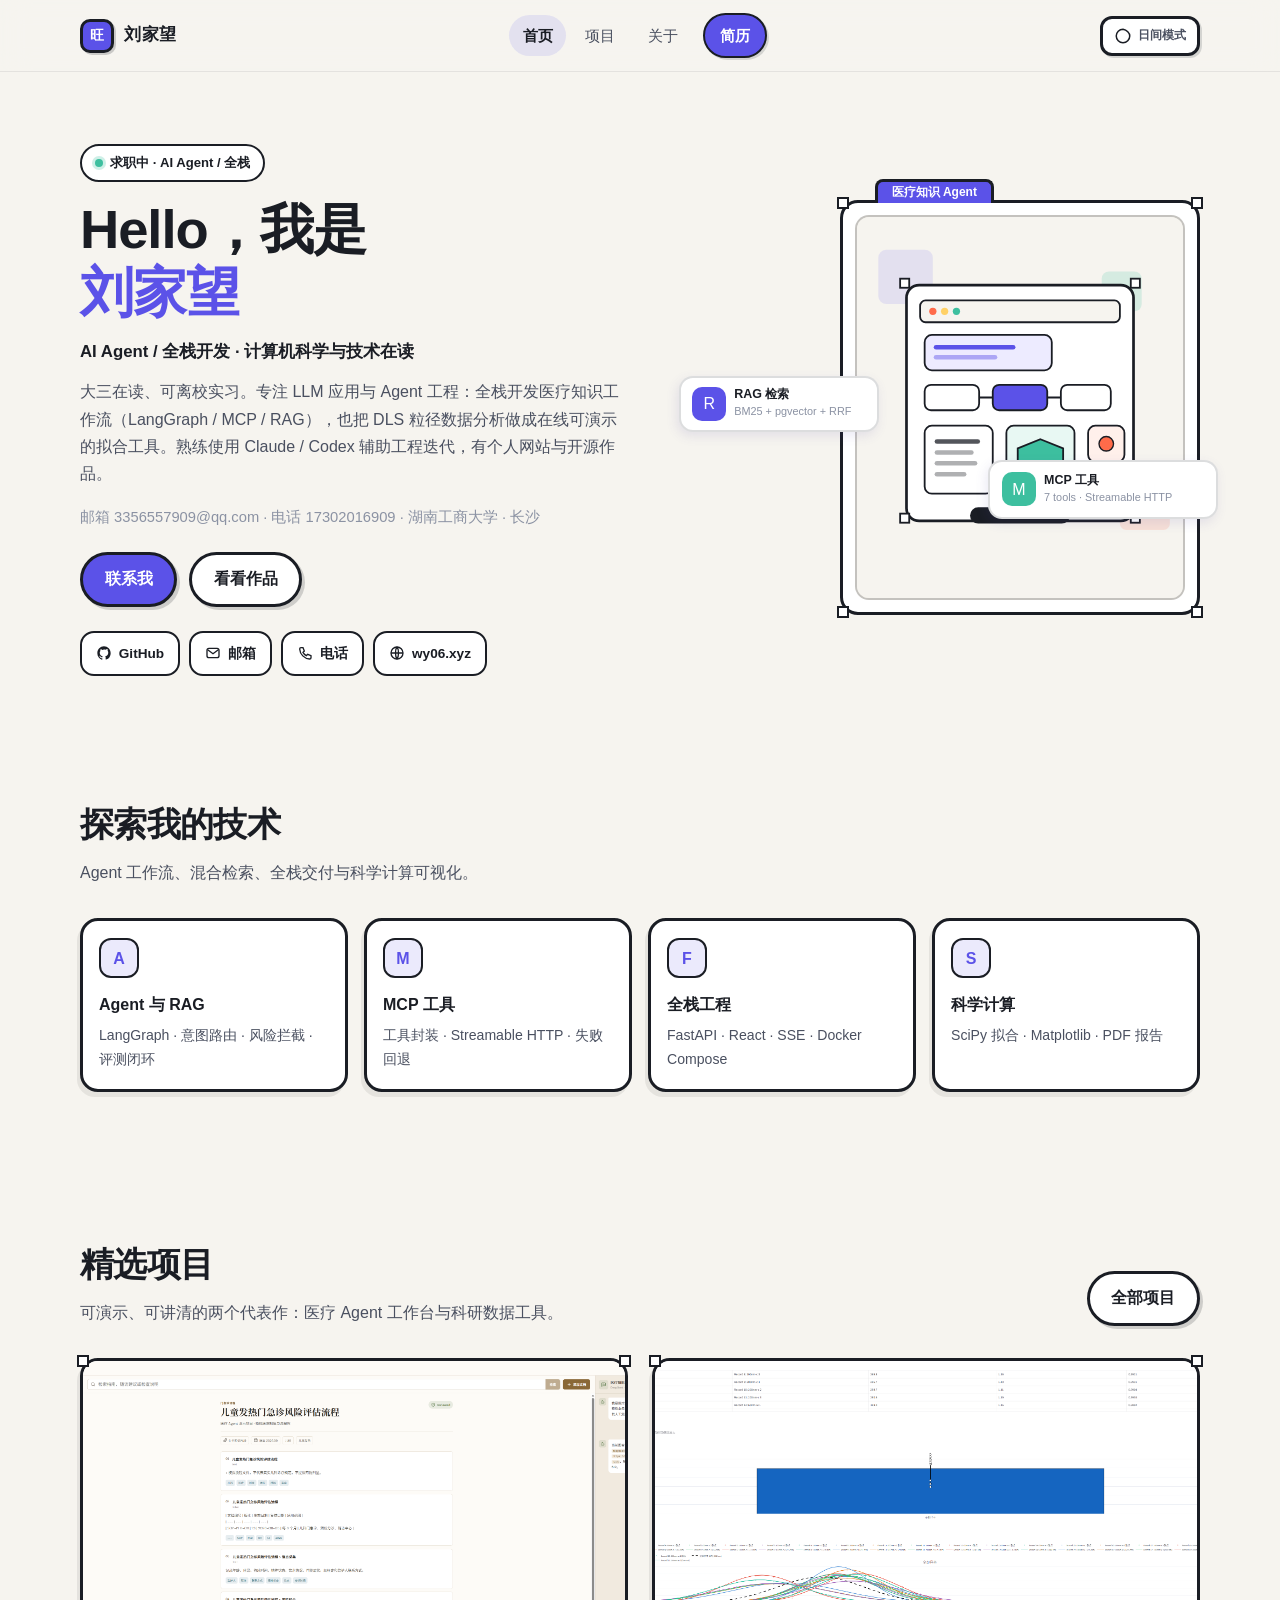
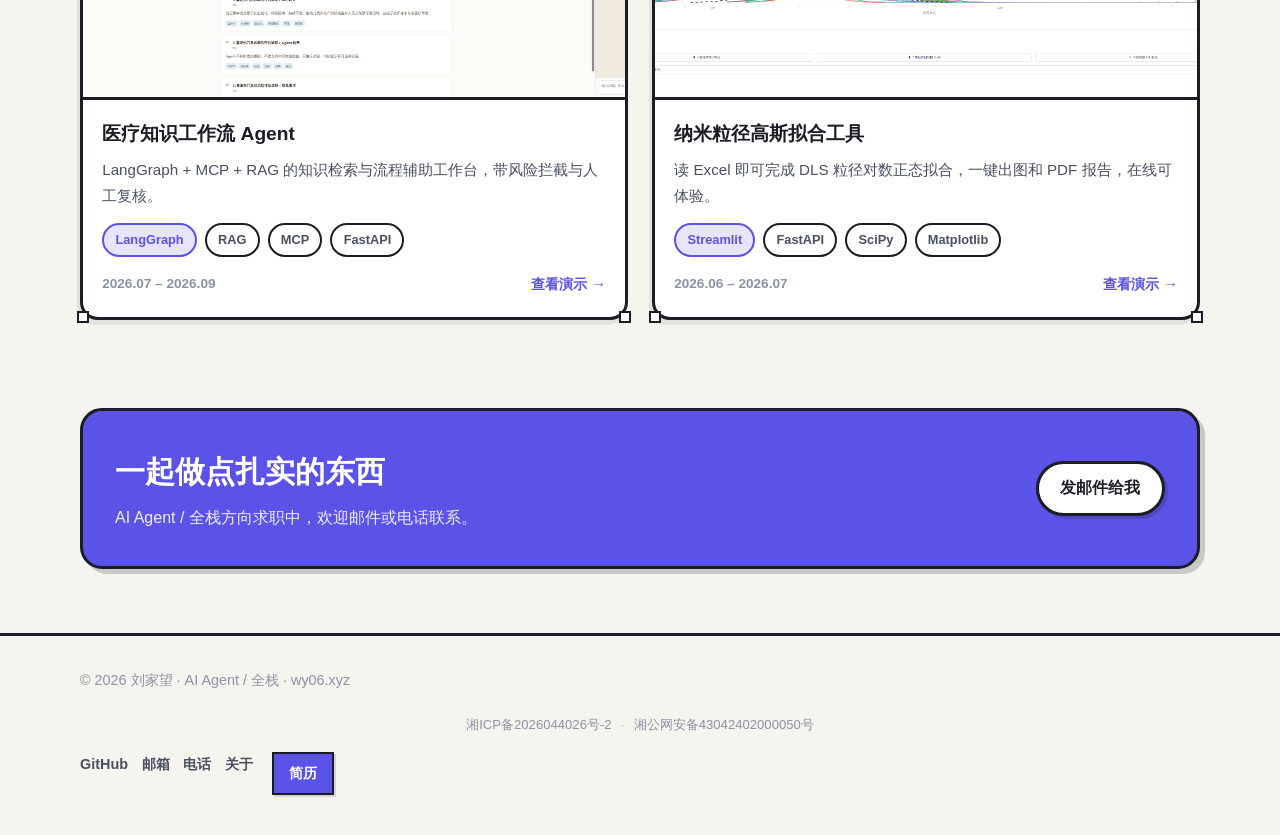
<file: index.html>
<!DOCTYPE html>
<html lang="zh-CN">
<head>
  <meta charset="UTF-8" />
  <meta name="viewport" content="width=device-width, initial-scale=1" />
  <title>刘家望 · AI Agent / 全栈开发</title>
  <meta name="description" content="刘家望的个人主页。专注 LLM 应用与 Agent 工程：LangGraph、MCP、RAG，也做领域数据工具。" />
  <meta name="author" content="刘家望" />
  <meta property="og:title" content="刘家望 · AI Agent / 全栈开发" />
  <meta property="og:description" content="做 Agent 工程，也做领域工具。医疗知识工作流 Agent · 纳米粒径高斯拟合工具。" />
  <meta property="og:type" content="website" />
  <meta property="og:url" content="https://wy06.xyz/" />
  <link rel="icon" href="data:image/svg+xml,%3Csvg xmlns='http://www.w3.org/2000/svg' viewBox='0 0 32 32'%3E%3Crect width='32' height='32' rx='8' fill='%235B52E8'/%3E%3Ctext x='16' y='22' text-anchor='middle' font-size='16' font-family='sans-serif' fill='white' font-weight='700'%3E旺%3C/text%3E%3C/svg%3E" />
  <link rel="stylesheet" href="css/style.css" />
</head>
<body>

<header class="site-header">
    <div class="site-container inner">
      <a class="logo" href="index.html">
        <span class="logo-mark">旺</span>
        <span>刘家望</span>
      </a>
      <nav class="nav" data-nav>
        <a class="active" href="index.html">首页</a>
        <a href="projects.html">项目</a>
        <a href="about.html">关于</a>
        <a class="nav-resume" href="resume.html">简历</a>
      </nav>
      <div class="header-actions">
        <button class="icon-btn theme-btn" data-theme-toggle title="点击切换日间/夜间模式" aria-label="切换日间/夜间模式">
          <svg viewBox="0 0 24 24" fill="none" stroke="currentColor" stroke-width="2" stroke-linecap="round"><path d="M12 3a9 9 0 1 0 9 9c0-4-4-8-9-9z"/></svg>
          <span class="theme-label">日间/夜间</span>
        </button>
        <button class="icon-btn menu-toggle" data-menu-toggle aria-label="打开菜单">
          <svg viewBox="0 0 24 24" fill="none" stroke="currentColor" stroke-width="2" stroke-linecap="round"><path d="M4 7h16M4 12h16M4 17h16"/></svg>
        </button>
      </div>
    </div>
  </header>

  <main>
    <section class="hero">
      <div class="site-container hero-grid">
        <div class="hero-copy">
          <div class="eyebrow"><span class="eyebrow-dot"></span>求职中 · AI Agent / 全栈</div>
          <h1>Hello，我是<br /><span class="hl" data-split>刘家望</span></h1>
          <p class="hero-sub">AI Agent / 全栈开发 · 计算机科学与技术在读</p>
          <p class="hero-desc">大三在读、可离校实习。专注 LLM 应用与 Agent 工程：全栈开发医疗知识工作流（LangGraph / MCP / RAG），也把 DLS 粒径数据分析做成在线可演示的拟合工具。熟练使用 Claude / Codex 辅助工程迭代，有个人网站与开源作品。</p>
          <p class="hero-contact">邮箱 3356557909@qq.com · 电话 17302016909 · 湖南工商大学 · 长沙</p>
          <div class="hero-actions btn-row">
            <a class="btn btn-fill" href="mailto:3356557909@qq.com">联系我</a>
            <a class="btn" href="projects.html">看看作品</a>
          </div>
          <div class="social-row">
            <a class="social-chip" href="https://github.com/w-06" target="_blank" rel="noopener noreferrer">
              <svg viewBox="0 0 24 24" fill="currentColor"><path d="M12 2C6.48 2 2 6.58 2 12.26c0 4.52 2.87 8.35 6.84 9.7.5.1.68-.22.68-.48 0-.24-.01-.87-.01-1.7-2.78.62-3.37-1.37-3.37-1.37-.45-1.18-1.11-1.5-1.11-1.5-.91-.64.07-.63.07-.63 1 .07 1.53 1.06 1.53 1.06.89 1.56 2.34 1.11 2.91.85.09-.66.35-1.11.63-1.37-2.22-.26-4.55-1.14-4.55-5.07 0-1.12.39-2.03 1.03-2.75-.1-.26-.45-1.3.1-2.7 0 0 .84-.28 2.75 1.05A9.3 9.3 0 0 1 12 6.8c.85 0 1.71.12 2.51.35 1.9-1.33 2.74-1.05 2.74-1.05.55 1.4.2 2.44.1 2.7.64.72 1.03 1.63 1.03 2.75 0 3.94-2.34 4.8-4.57 5.06.36.32.68.94.68 1.9 0 1.37-.01 2.48-.01 2.81 0 .27.18.59.69.48A10.03 10.03 0 0 0 22 12.26C22 6.58 17.52 2 12 2z"/></svg>
              GitHub
            </a>
            <a class="social-chip" href="mailto:3356557909@qq.com">
              <svg viewBox="0 0 24 24" fill="none" stroke="currentColor" stroke-width="2"><rect x="3" y="5" width="18" height="14" rx="3"/><path d="m4 7 8 6 8-6"/></svg>
              邮箱
            </a>
            <a class="social-chip" href="tel:17302016909">
              <svg viewBox="0 0 24 24" fill="none" stroke="currentColor" stroke-width="2"><path d="M6 4h3l2 5-2 2a12 12 0 0 0 5 5l2-2 5 2v3a2 2 0 0 1-2 2A16 16 0 0 1 4 6a2 2 0 0 1 2-2z"/></svg>
              电话
            </a>
            <a class="social-chip" href="https://wy06.xyz" target="_blank" rel="noopener noreferrer">
              <svg viewBox="0 0 24 24" fill="none" stroke="currentColor" stroke-width="2"><circle cx="12" cy="12" r="9"/><path d="M3 12h18M12 3c3 3.5 3 14 0 18M12 3c-3 3.5-3 14 0 18"/></svg>
              wy06.xyz
            </a>
          </div>
        </div>

        <div class="hero-stage" data-aos="fade-left">
          <div class="web-case" data-href="project-agent.html">
            <div class="case-solid">
              <span class="case-square tl"></span>
              <span class="case-square tr"></span>
              <span class="case-square bl"></span>
              <span class="case-square br"></span>
              <div class="case-title">医疗知识 Agent</div>
              <div class="case-go">
                <img src="assets/svg/hero-agent.svg" alt="医疗知识工作流 Agent 主视觉" />
                <div class="cursor-indicator">
                  <svg viewBox="0 0 24 24" fill="none" stroke="currentColor" stroke-width="2" stroke-linecap="round" stroke-linejoin="round"><line x1="7" y1="17" x2="17" y2="7"/><polyline points="7 7 17 7 17 17"/></svg>
                </div>
              </div>
            </div>
          </div>
          <div class="float-chip chip-left">
            <div class="chip-row">
              <div class="chip-icon">R</div>
              <div class="chip-text">
                <strong>RAG 检索</strong>
                <span>BM25 + pgvector + RRF</span>
              </div>
            </div>
          </div>
          <div class="float-chip chip-right">
            <div class="chip-row">
              <div class="chip-icon alt">M</div>
              <div class="chip-text">
                <strong>MCP 工具</strong>
                <span>7 tools · Streamable HTTP</span>
              </div>
            </div>
          </div>
        </div>
      </div>
    </section>

    <section class="section" data-aos>
      <div class="site-container">
        <div class="section-head">
          <div>
            <h2>探索我的技术</h2>
            <p>Agent 工作流、混合检索、全栈交付与科学计算可视化。</p>
          </div>
        </div>
        <div class="explore-grid">
          <article class="explore-item">
            <div class="explore-icon">A</div>
            <h3>Agent 与 RAG</h3>
            <p>LangGraph · 意图路由 · 风险拦截 · 评测闭环</p>
          </article>
          <article class="explore-item">
            <div class="explore-icon">M</div>
            <h3>MCP 工具</h3>
            <p>工具封装 · Streamable HTTP · 失败回退</p>
          </article>
          <article class="explore-item">
            <div class="explore-icon">F</div>
            <h3>全栈工程</h3>
            <p>FastAPI · React · SSE · Docker Compose</p>
          </article>
          <article class="explore-item">
            <div class="explore-icon">S</div>
            <h3>科学计算</h3>
            <p>SciPy 拟合 · Matplotlib · PDF 报告</p>
          </article>
        </div>
      </div>
    </section>

    <section class="section" data-aos>
      <div class="site-container">
        <div class="section-head">
          <div>
            <h2>精选项目</h2>
            <p>可演示、可讲清的两个代表作：医疗 Agent 工作台与科研数据工具。</p>
          </div>
          <div class="side">
            <a class="btn" href="projects.html">全部项目</a>
          </div>
        </div>
        <div class="work-grid">
          <a class="work-card" href="project-agent.html">
            <span class="corner tl"></span><span class="corner tr"></span><span class="corner bl"></span><span class="corner br"></span>
            <div class="work-media">
              <img src="assets/img/agent-dark-triage.png" alt="医疗知识工作流 Agent 封面" />
            </div>
            <div class="work-body">
              <h3>医疗知识工作流 Agent</h3>
              <p class="desc">LangGraph + MCP + RAG 的知识检索与流程辅助工作台，带风险拦截与人工复核。</p>
              <ul class="tag-list">
                <li class="tag primary">LangGraph</li>
                <li class="tag">RAG</li>
                <li class="tag">MCP</li>
                <li class="tag">FastAPI</li>
              </ul>
              <div class="work-meta">
                <span class="year">2026.07 – 2026.09</span>
                <span class="go">查看演示 →</span>
              </div>
            </div>
          </a>
          <a class="work-card" href="project-fit.html">
            <span class="corner tl"></span><span class="corner tr"></span><span class="corner bl"></span><span class="corner br"></span>
            <div class="work-media">
              <img src="assets/img/fit-demo-results.png" alt="纳米粒径高斯拟合工具封面" />
            </div>
            <div class="work-body">
              <h3>纳米粒径高斯拟合工具</h3>
              <p class="desc">读 Excel 即可完成 DLS 粒径对数正态拟合，一键出图和 PDF 报告，在线可体验。</p>
              <ul class="tag-list">
                <li class="tag primary">Streamlit</li>
                <li class="tag">FastAPI</li>
                <li class="tag">SciPy</li>
                <li class="tag">Matplotlib</li>
              </ul>
              <div class="work-meta">
                <span class="year">2026.06 – 2026.07</span>
                <span class="go">查看演示 →</span>
              </div>
            </div>
          </a>
        </div>
      </div>
    </section>

    <div class="site-container">
      <div class="cta-band" data-aos>
        <div>
          <h2>一起做点扎实的东西</h2>
          <p>AI Agent / 全栈方向求职中，欢迎邮件或电话联系。</p>
        </div>
        <a class="btn" href="mailto:3356557909@qq.com">发邮件给我</a>
      </div>
    </div>
  </main>

  <footer class="site-footer">
    <div class="site-container footer-inner">
      <p>© <span data-year></span> 刘家望 · AI Agent / 全栈 · wy06.xyz</p>
        <p class="beian">
          <a href="https://beian.miit.gov.cn" target="_blank" rel="noopener noreferrer">湘ICP备2026044026号-2</a>
          <span class="beian-sep">·</span>
          <a href="https://beian.mps.gov.cn" target="_blank" rel="noopener noreferrer">湘公网安备43042402000050号</a>
        </p>
      <div class="footer-links">
        <a href="https://github.com/w-06" target="_blank" rel="noopener noreferrer">GitHub</a>
        <a href="mailto:3356557909@qq.com">邮箱</a>
        <a href="tel:17302016909">电话</a>
        <a href="about.html">关于</a>
        <a class="nav-resume" href="resume.html">简历</a>
      </div>
    </div>
  </footer>
  <script src="js/main.js"></script>
</body>
</html>
</file>
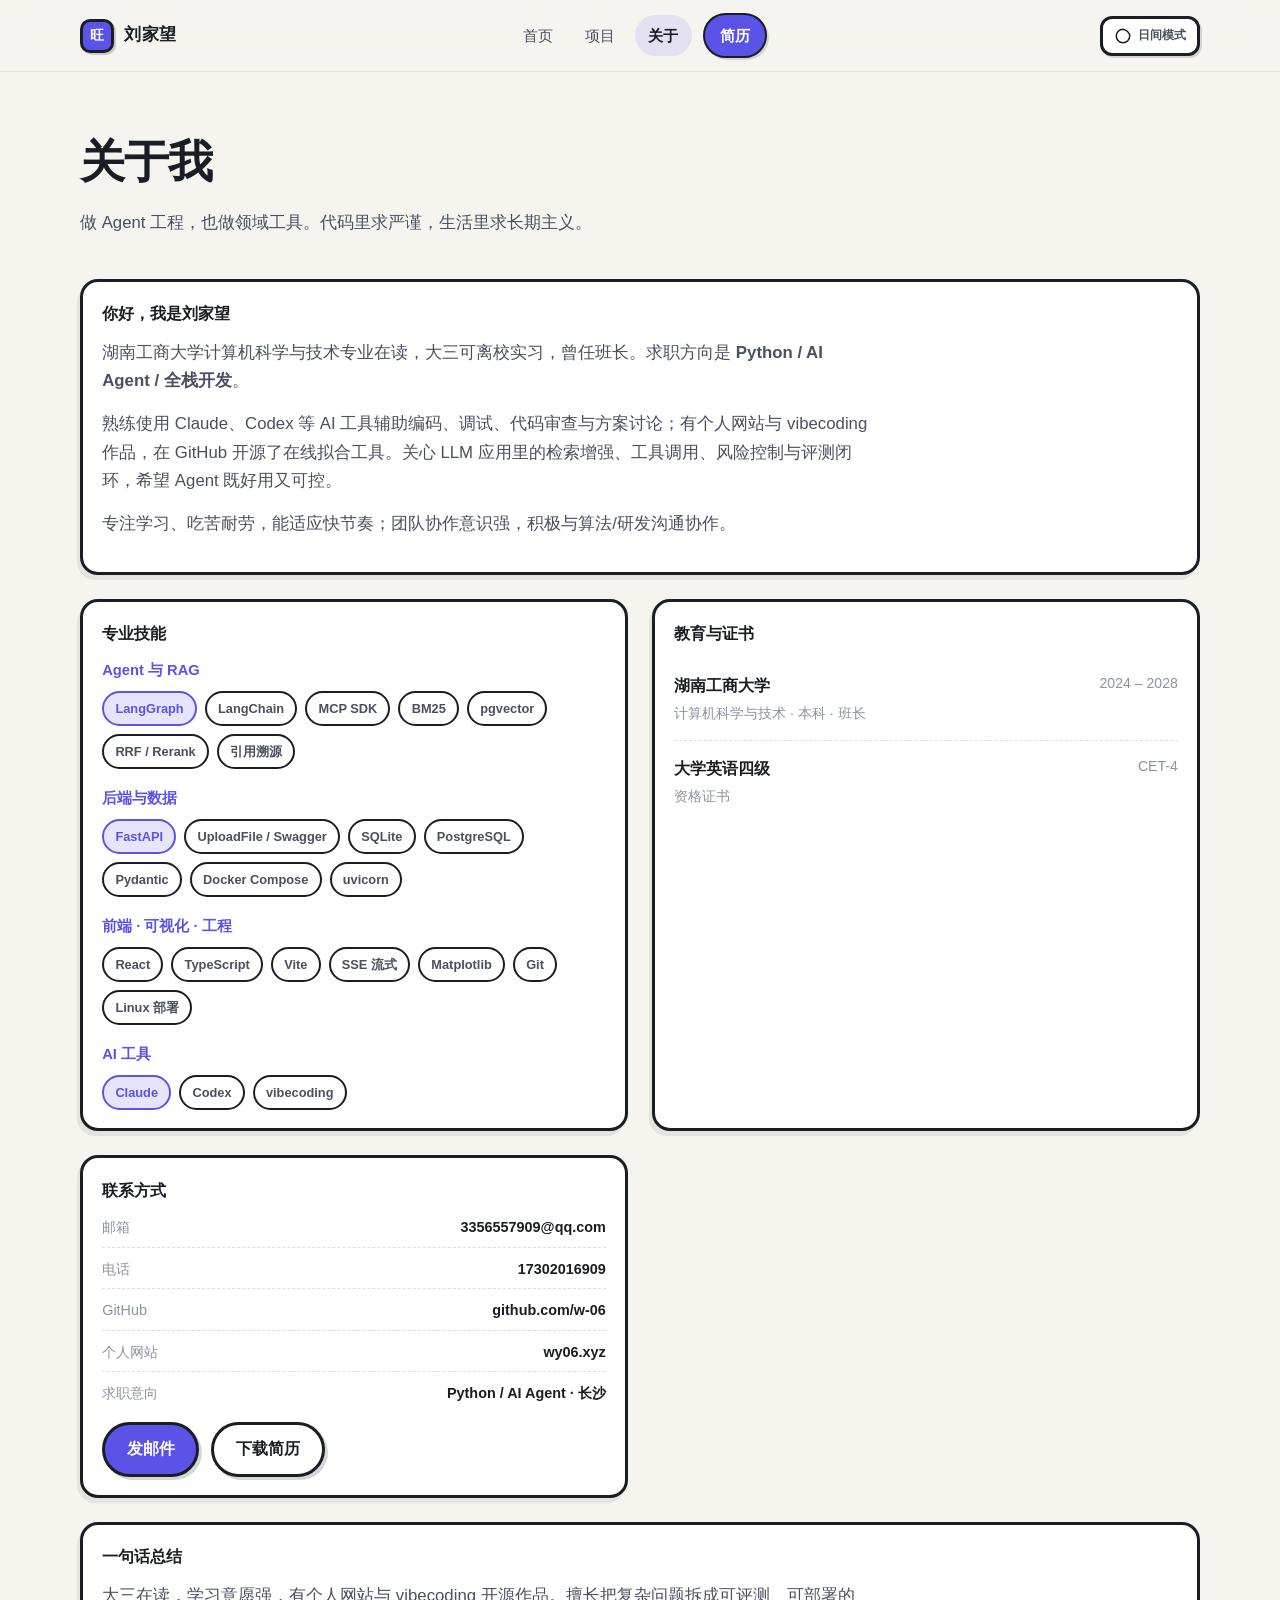
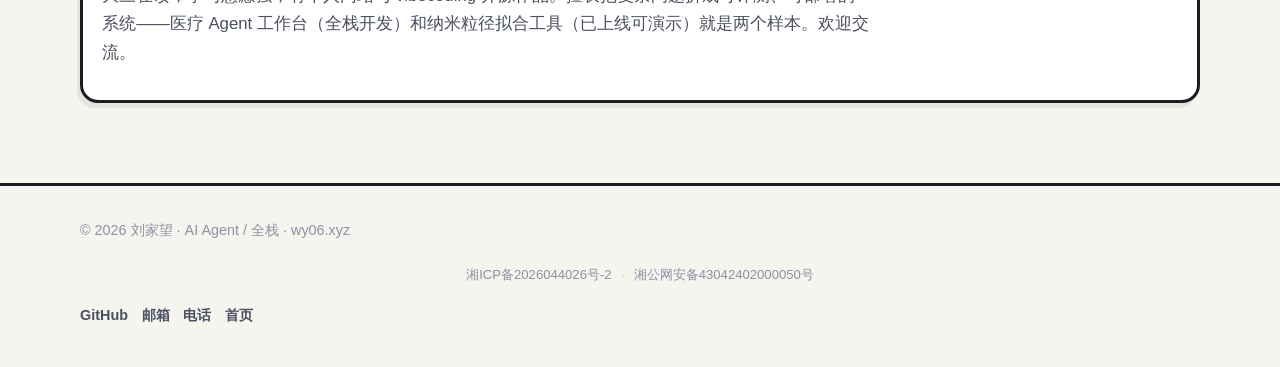
<file: about.html>
<!DOCTYPE html>
<html lang="zh-CN">
<head>
  <meta charset="UTF-8" />
  <meta name="viewport" content="width=device-width, initial-scale=1" />
  <title>关于 · 刘家望</title>
  <meta name="description" content="关于刘家望：湖南工商大学计算机科学与技术在读，AI Agent / 全栈方向。" />
  <link rel="icon" href="data:image/svg+xml,%3Csvg xmlns='http://www.w3.org/2000/svg' viewBox='0 0 32 32'%3E%3Crect width='32' height='32' rx='8' fill='%235B52E8'/%3E%3Ctext x='16' y='22' text-anchor='middle' font-size='16' font-family='sans-serif' fill='white' font-weight='700'%3E旺%3C/text%3E%3C/svg%3E" />
  <link rel="stylesheet" href="css/style.css" />
</head>
<body>
<header class="site-header">
    <div class="site-container inner">
      <a class="logo" href="index.html">
        <span class="logo-mark">旺</span>
        <span>刘家望</span>
      </a>
      <nav class="nav" data-nav>
        <a href="index.html">首页</a>
        <a href="projects.html">项目</a>
        <a class="active" href="about.html">关于</a>
        <a class="nav-resume" href="resume.html">简历</a>
      </nav>
      <div class="header-actions">
        <button class="icon-btn theme-btn" data-theme-toggle title="点击切换日间/夜间模式" aria-label="切换日间/夜间模式">
          <svg viewBox="0 0 24 24" fill="none" stroke="currentColor" stroke-width="2" stroke-linecap="round"><path d="M12 3a9 9 0 1 0 9 9c0-4-4-8-9-9z"/></svg>
          <span class="theme-label">日间/夜间</span>
        </button>
        <button class="icon-btn menu-toggle" data-menu-toggle aria-label="打开菜单">
          <svg viewBox="0 0 24 24" fill="none" stroke="currentColor" stroke-width="2" stroke-linecap="round"><path d="M4 7h16M4 12h16M4 17h16"/></svg>
        </button>
      </div>
    </div>
  </header>

  <main>
    <section class="page-hero">
      <div class="site-container">
        <h1 data-split>关于我</h1>
        <p class="lead">做 Agent 工程，也做领域工具。代码里求严谨，生活里求长期主义。</p>
      </div>
    </section>

    <div class="site-container about-grid">
      <section class="about-intro panel" data-aos>
        <h3>你好，我是刘家望</h3>
        <p>湖南工商大学计算机科学与技术专业在读，大三可离校实习，曾任班长。求职方向是 <strong>Python / AI Agent / 全栈开发</strong>。</p>
        <p>熟练使用 Claude、Codex 等 AI 工具辅助编码、调试、代码审查与方案讨论；有个人网站与 vibecoding 作品，在 GitHub 开源了在线拟合工具。关心 LLM 应用里的检索增强、工具调用、风险控制与评测闭环，希望 Agent 既好用又可控。</p>
        <p>专注学习、吃苦耐劳，能适应快节奏；团队协作意识强，积极与算法/研发沟通协作。</p>
      </section>

      <section class="panel" data-aos>
        <h3>专业技能</h3>
        <div class="skill-group">
          <h4>Agent 与 RAG</h4>
          <ul class="tag-list">
            <li class="tag primary">LangGraph</li>
            <li class="tag">LangChain</li>
            <li class="tag">MCP SDK</li>
            <li class="tag">BM25</li>
            <li class="tag">pgvector</li>
            <li class="tag">RRF / Rerank</li>
            <li class="tag">引用溯源</li>
          </ul>
        </div>
        <div class="skill-group">
          <h4>后端与数据</h4>
          <ul class="tag-list">
            <li class="tag primary">FastAPI</li>
            <li class="tag">UploadFile / Swagger</li>
            <li class="tag">SQLite</li>
            <li class="tag">PostgreSQL</li>
            <li class="tag">Pydantic</li>
            <li class="tag">Docker Compose</li>
            <li class="tag">uvicorn</li>
          </ul>
        </div>
        <div class="skill-group">
          <h4>前端 · 可视化 · 工程</h4>
          <ul class="tag-list">
            <li class="tag">React</li>
            <li class="tag">TypeScript</li>
            <li class="tag">Vite</li>
            <li class="tag">SSE 流式</li>
            <li class="tag">Matplotlib</li>
            <li class="tag">Git</li>
            <li class="tag">Linux 部署</li>
          </ul>
        </div>
        <div class="skill-group">
          <h4>AI 工具</h4>
          <ul class="tag-list">
            <li class="tag primary">Claude</li>
            <li class="tag">Codex</li>
            <li class="tag">vibecoding</li>
          </ul>
        </div>
      </section>

      <section class="panel" data-aos>
        <h3>教育与证书</h3>
        <div class="edu-item">
          <div>
            <strong>湖南工商大学</strong>
            <span>计算机科学与技术 · 本科 · 班长</span>
          </div>
          <span>2024 – 2028</span>
        </div>
        <div class="edu-item">
          <div>
            <strong>大学英语四级</strong>
            <span>资格证书</span>
          </div>
          <span>CET-4</span>
        </div>
      </section>

      <section class="panel" data-aos>
        <h3>联系方式</h3>
        <div class="kv">
          <div class="row"><span class="k">邮箱</span><span class="v"><a href="mailto:3356557909@qq.com">3356557909@qq.com</a></span></div>
          <div class="row"><span class="k">电话</span><span class="v"><a href="tel:17302016909">17302016909</a></span></div>
          <div class="row"><span class="k">GitHub</span><span class="v"><a href="https://github.com/w-06" target="_blank" rel="noopener noreferrer">github.com/w-06</a></span></div>
          <div class="row"><span class="k">个人网站</span><span class="v"><a href="https://wy06.xyz" target="_blank" rel="noopener noreferrer">wy06.xyz</a></span></div>
          <div class="row"><span class="k">求职意向</span><span class="v">Python / AI Agent · 长沙</span></div>
        </div>
        <div class="btn-row" style="margin-top: 1rem;">
          <a class="btn btn-fill" href="mailto:3356557909@qq.com">发邮件</a>
          <a class="btn" href="resume.html">下载简历</a>
        </div>
      </section>

      <section class="about-intro panel" data-aos>
        <h3>一句话总结</h3>
        <p>大三在读，学习意愿强，有个人网站与 vibecoding 开源作品。擅长把复杂问题拆成可评测、可部署的系统——医疗 Agent 工作台（全栈开发）和纳米粒径拟合工具（已上线可演示）就是两个样本。欢迎交流。</p>
      </section>
    </div>
  </main>

  <footer class="site-footer">
    <div class="site-container footer-inner">
      <p>© <span data-year></span> 刘家望 · AI Agent / 全栈 · wy06.xyz</p>
        <p class="beian">
          <a href="https://beian.miit.gov.cn" target="_blank" rel="noopener noreferrer">湘ICP备2026044026号-2</a>
          <span class="beian-sep">·</span>
          <a href="https://beian.mps.gov.cn" target="_blank" rel="noopener noreferrer">湘公网安备43042402000050号</a>
        </p>
      <div class="footer-links">
        <a href="https://github.com/w-06" target="_blank" rel="noopener noreferrer">GitHub</a>
        <a href="mailto:3356557909@qq.com">邮箱</a>
        <a href="tel:17302016909">电话</a>
        <a href="index.html">首页</a>
      </div>
    </div>
  </footer>
  <script src="js/main.js"></script>
</body>
</html>
</file>
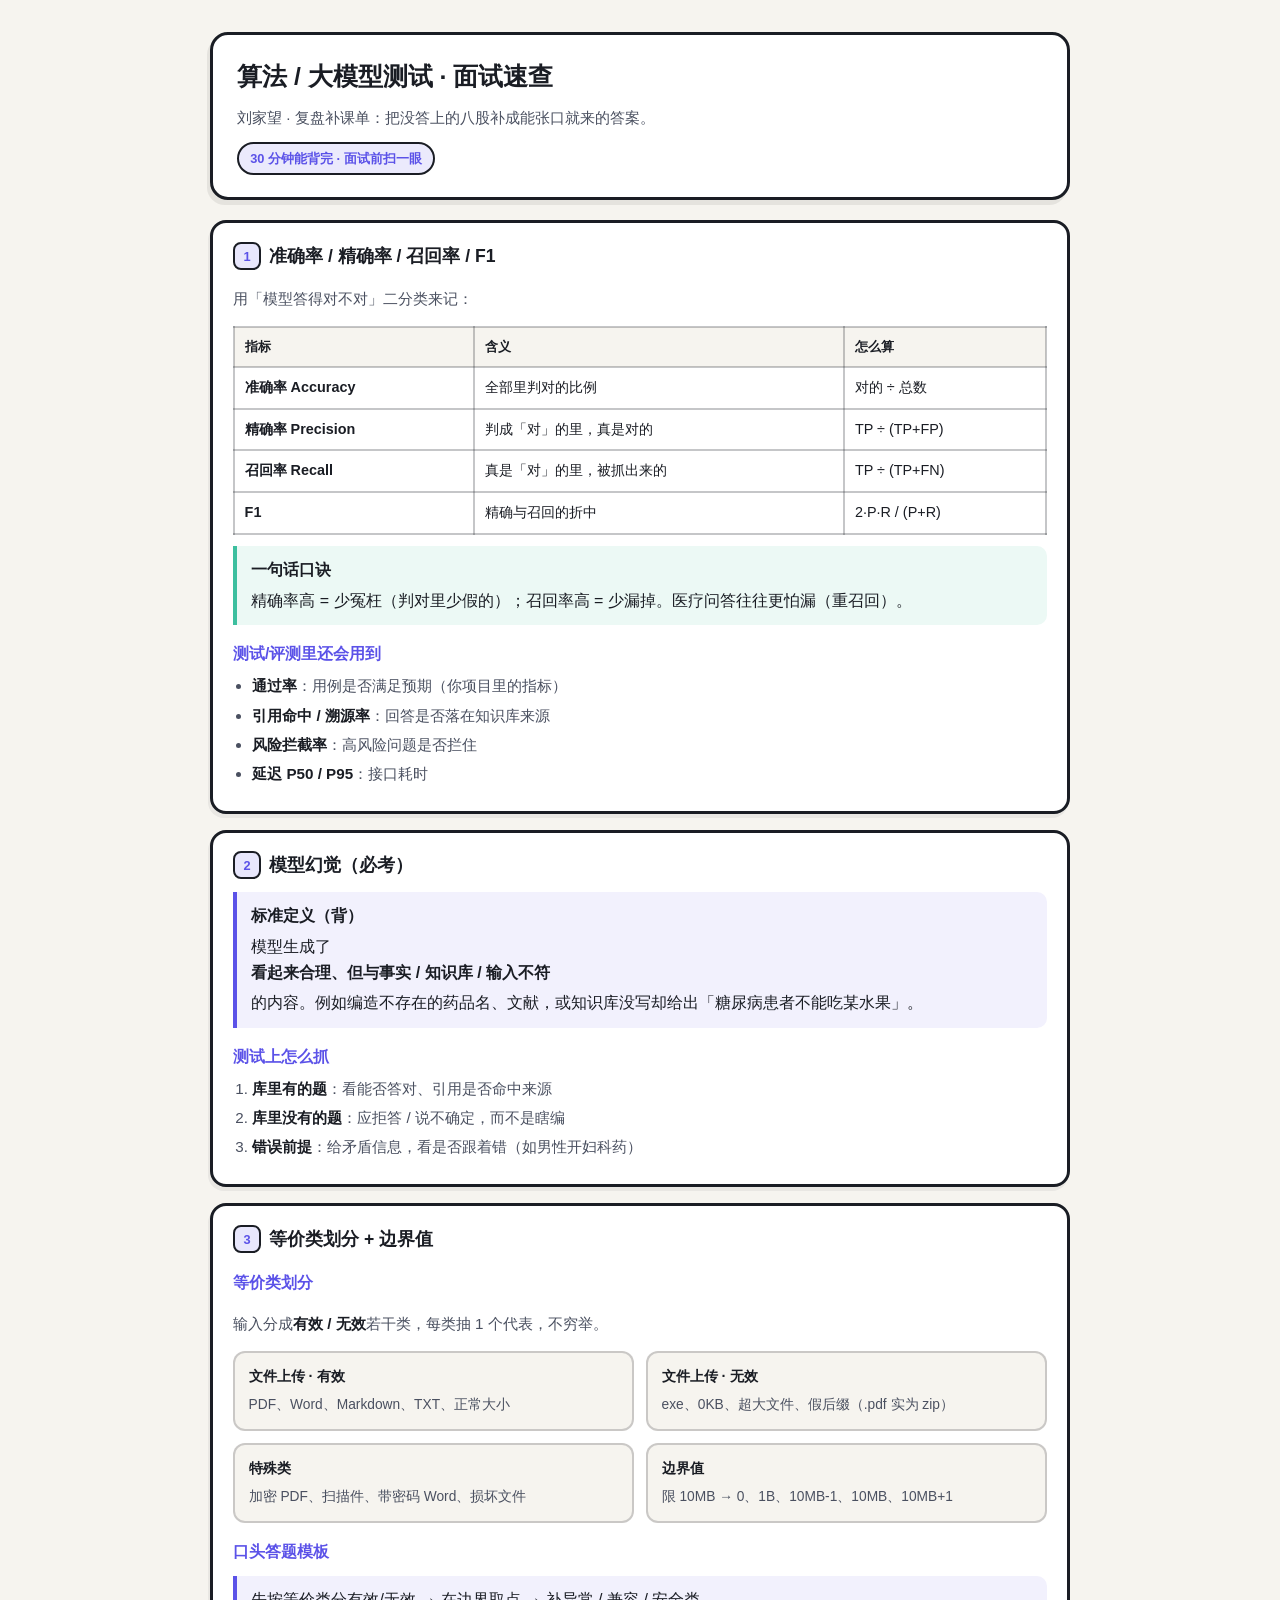
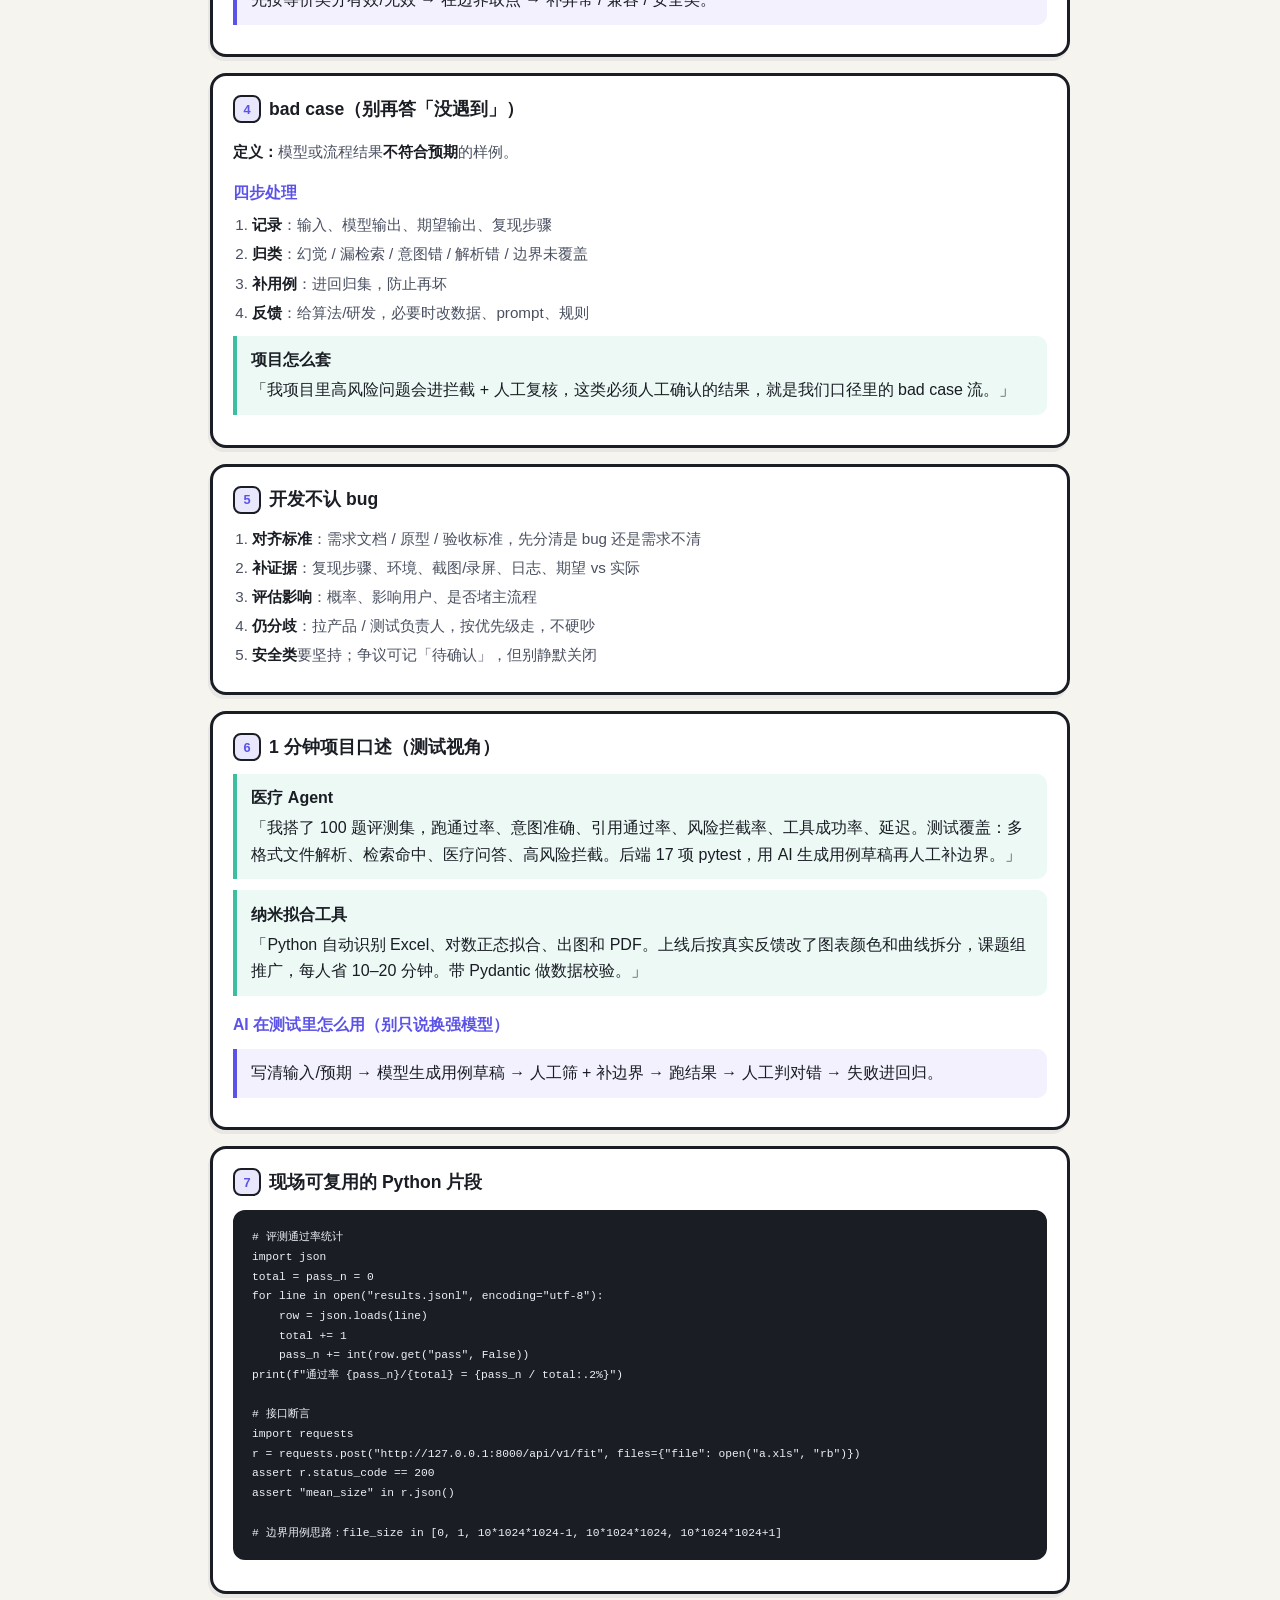
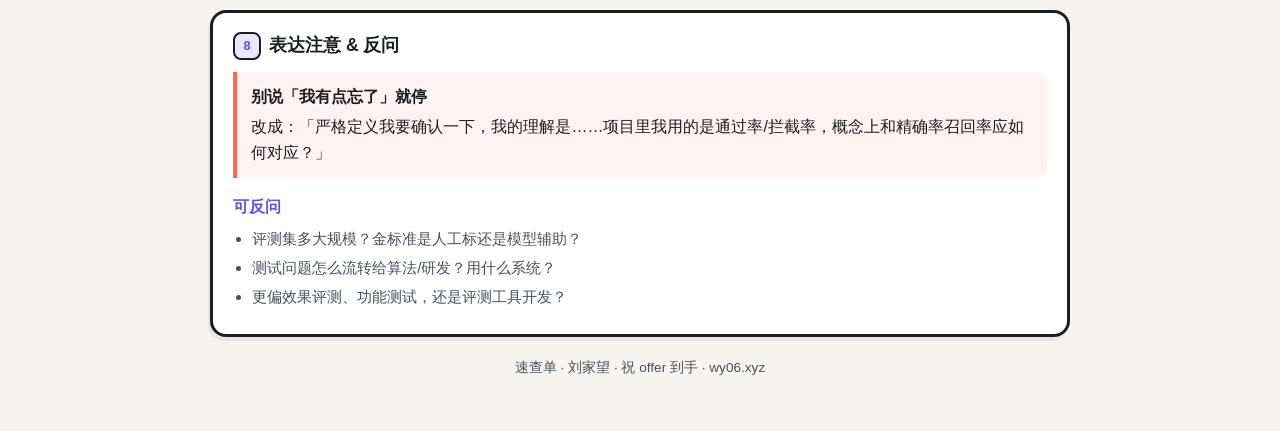
<file: interview-cheatsheet.html>
<!DOCTYPE html>
<html lang="zh-CN">
<head>
  <meta charset="UTF-8" />
  <meta name="viewport" content="width=device-width, initial-scale=1" />
  <title>算法/大模型测试面试速查 · 刘家望</title>
  <meta name="description" content="面试复盘速查：准确率召回率、模型幻觉、测试用例设计、bad case、项目口述。" />
  <style>
    :root {
      --bg: #f6f4ef;
      --ink: #1a1d24;
      --ink-2: #4a5060;
      --card: #fff;
      --primary: #5b52e8;
      --accent: #ff6b4a;
      --mint: #3dbf9f;
      --line: #1a1d24;
    }
    * { box-sizing: border-box; }
    body {
      margin: 0;
      font-family: "PingFang SC", "Noto Sans SC", "Microsoft YaHei", sans-serif;
      background: var(--bg);
      color: var(--ink);
      line-height: 1.65;
    }
    .wrap {
      width: min(100% - 1.5rem, 860px);
      margin: 0 auto;
      padding: 2rem 0 3rem;
    }
    header {
      border: 3px solid var(--line);
      border-radius: 18px;
      background: var(--card);
      padding: 1.4rem 1.5rem;
      box-shadow: -3px 5px 0 rgba(26,29,36,.08);
      margin-bottom: 1.25rem;
    }
    header h1 {
      margin: 0 0 .4rem;
      font-size: 1.55rem;
      font-weight: 900;
    }
    header p { margin: 0; color: var(--ink-2); }
    .tagline {
      display: inline-block;
      margin-top: .75rem;
      padding: .25rem .7rem;
      border: 2px solid var(--line);
      border-radius: 999px;
      background: color-mix(in srgb, var(--primary) 12%, #fff);
      color: var(--primary);
      font-size: .8rem;
      font-weight: 700;
    }
    section {
      border: 3px solid var(--line);
      border-radius: 16px;
      background: var(--card);
      padding: 1.15rem 1.25rem;
      margin-bottom: 1rem;
      box-shadow: -2px 4px 0 rgba(26,29,36,.06);
    }
    section h2 {
      margin: 0 0 .75rem;
      font-size: 1.1rem;
      display: flex;
      align-items: center;
      gap: .5rem;
    }
    section h2 .num {
      display: inline-grid;
      place-items: center;
      width: 28px;
      height: 28px;
      border: 2px solid var(--line);
      border-radius: 8px;
      background: color-mix(in srgb, var(--primary) 14%, #fff);
      color: var(--primary);
      font-size: .8rem;
    }
    h3 {
      margin: 1rem 0 .4rem;
      font-size: .98rem;
      color: var(--primary);
    }
    p, li { color: var(--ink-2); font-size: .95rem; }
    strong { color: var(--ink); }
    table {
      width: 100%;
      border-collapse: collapse;
      margin: .6rem 0;
      font-size: .9rem;
    }
    th, td {
      border: 2px solid color-mix(in srgb, var(--line) 25%, transparent);
      padding: .5rem .6rem;
      text-align: left;
      vertical-align: top;
    }
    th {
      background: var(--bg);
      font-size: .82rem;
    }
    ul, ol { padding-left: 1.2rem; margin: .4rem 0; }
    li { margin: .25rem 0; }
    .callout {
      border-left: 4px solid var(--primary);
      background: color-mix(in srgb, var(--primary) 8%, #fff);
      padding: .7rem .9rem;
      border-radius: 0 10px 10px 0;
      margin: .7rem 0;
    }
    .callout.warn {
      border-left-color: var(--accent);
      background: color-mix(in srgb, var(--accent) 8%, #fff);
    }
    .callout.good {
      border-left-color: var(--mint);
      background: color-mix(in srgb, var(--mint) 10%, #fff);
    }
    .callout strong { display: block; margin-bottom: .25rem; }
    code {
      background: var(--bg);
      border: 1px solid color-mix(in srgb, var(--line) 15%, transparent);
      border-radius: 6px;
      padding: .05rem .35rem;
      font-size: .86em;
    }
    pre {
      background: #1a1d24;
      color: #eef0f5;
      border-radius: 12px;
      padding: .9rem 1rem;
      overflow-x: auto;
      font-size: .82rem;
      line-height: 1.5;
      border: 3px solid var(--line);
    }
    pre code {
      background: none;
      border: 0;
      color: inherit;
      padding: 0;
    }
    .grid2 {
      display: grid;
      grid-template-columns: 1fr 1fr;
      gap: .75rem;
    }
    .mini {
      border: 2px solid color-mix(in srgb, var(--line) 20%, transparent);
      border-radius: 12px;
      padding: .75rem .85rem;
      background: var(--bg);
    }
    .mini h4 {
      margin: 0 0 .35rem;
      font-size: .9rem;
    }
    .mini p {
      margin: 0;
      font-size: .86rem;
    }
    footer {
      margin-top: 1.25rem;
      color: var(--ink-2);
      font-size: .85rem;
      text-align: center;
    }
    @media (max-width: 640px) {
      .grid2 { grid-template-columns: 1fr; }
    }
  </style>
</head>
<body>
<div class="wrap">
    <header>
      <h1>算法 / 大模型测试 · 面试速查</h1>
      <p>刘家望 · 复盘补课单：把没答上的八股补成能张口就来的答案。</p>
      <span class="tagline">30 分钟能背完 · 面试前扫一眼</span>
    </header>

    <section>
      <h2><span class="num">1</span>准确率 / 精确率 / 召回率 / F1</h2>
      <p>用「模型答得对不对」二分类来记：</p>
      <table>
        <thead>
          <tr><th>指标</th><th>含义</th><th>怎么算</th></tr>
        </thead>
        <tbody>
          <tr>
            <td><strong>准确率 Accuracy</strong></td>
            <td>全部里判对的比例</td>
            <td>对的 ÷ 总数</td>
          </tr>
          <tr>
            <td><strong>精确率 Precision</strong></td>
            <td>判成「对」的里，真是对的</td>
            <td>TP ÷ (TP+FP)</td>
          </tr>
          <tr>
            <td><strong>召回率 Recall</strong></td>
            <td>真是「对」的里，被抓出来的</td>
            <td>TP ÷ (TP+FN)</td>
          </tr>
          <tr>
            <td><strong>F1</strong></td>
            <td>精确与召回的折中</td>
            <td>2·P·R / (P+R)</td>
          </tr>
        </tbody>
      </table>
      <div class="callout good">
        <strong>一句话口诀</strong>
        精确率高 = 少冤枉（判对里少假的）；召回率高 = 少漏掉。医疗问答往往更怕漏（重召回）。
      </div>
      <h3>测试/评测里还会用到</h3>
      <ul>
        <li><strong>通过率</strong>：用例是否满足预期（你项目里的指标）</li>
        <li><strong>引用命中 / 溯源率</strong>：回答是否落在知识库来源</li>
        <li><strong>风险拦截率</strong>：高风险问题是否拦住</li>
        <li><strong>延迟 P50 / P95</strong>：接口耗时</li>
      </ul>
    </section>

    <section>
      <h2><span class="num">2</span>模型幻觉（必考）</h2>
      <div class="callout">
        <strong>标准定义（背）</strong>
        模型生成了<strong>看起来合理、但与事实 / 知识库 / 输入不符</strong>的内容。例如编造不存在的药品名、文献，或知识库没写却给出「糖尿病患者不能吃某水果」。
      </div>
      <h3>测试上怎么抓</h3>
      <ol>
        <li><strong>库里有的题</strong>：看能否答对、引用是否命中来源</li>
        <li><strong>库里没有的题</strong>：应拒答 / 说不确定，而不是瞎编</li>
        <li><strong>错误前提</strong>：给矛盾信息，看是否跟着错（如男性开妇科药）</li>
      </ol>
    </section>

    <section>
      <h2><span class="num">3</span>等价类划分 + 边界值</h2>
      <h3>等价类划分</h3>
      <p>输入分成<strong>有效 / 无效</strong>若干类，每类抽 1 个代表，不穷举。</p>
      <div class="grid2">
        <div class="mini">
          <h4>文件上传 · 有效</h4>
          <p>PDF、Word、Markdown、TXT、正常大小</p>
        </div>
        <div class="mini">
          <h4>文件上传 · 无效</h4>
          <p>exe、0KB、超大文件、假后缀（.pdf 实为 zip）</p>
        </div>
        <div class="mini">
          <h4>特殊类</h4>
          <p>加密 PDF、扫描件、带密码 Word、损坏文件</p>
        </div>
        <div class="mini">
          <h4>边界值</h4>
          <p>限 10MB → 0、1B、10MB-1、10MB、10MB+1</p>
        </div>
      </div>
      <h3>口头答题模板</h3>
      <div class="callout">
        先按等价类分有效/无效 → 在边界取点 → 补异常 / 兼容 / 安全类。
      </div>
    </section>

    <section>
      <h2><span class="num">4</span>bad case（别再答「没遇到」）</h2>
      <p><strong>定义：</strong>模型或流程结果<strong>不符合预期</strong>的样例。</p>
      <h3>四步处理</h3>
      <ol>
        <li><strong>记录</strong>：输入、模型输出、期望输出、复现步骤</li>
        <li><strong>归类</strong>：幻觉 / 漏检索 / 意图错 / 解析错 / 边界未覆盖</li>
        <li><strong>补用例</strong>：进回归集，防止再坏</li>
        <li><strong>反馈</strong>：给算法/研发，必要时改数据、prompt、规则</li>
      </ol>
      <div class="callout good">
        <strong>项目怎么套</strong>
        「我项目里高风险问题会进拦截 + 人工复核，这类必须人工确认的结果，就是我们口径里的 bad case 流。」
      </div>
    </section>

    <section>
      <h2><span class="num">5</span>开发不认 bug</h2>
      <ol>
        <li><strong>对齐标准</strong>：需求文档 / 原型 / 验收标准，先分清是 bug 还是需求不清</li>
        <li><strong>补证据</strong>：复现步骤、环境、截图/录屏、日志、期望 vs 实际</li>
        <li><strong>评估影响</strong>：概率、影响用户、是否堵主流程</li>
        <li><strong>仍分歧</strong>：拉产品 / 测试负责人，按优先级走，不硬吵</li>
        <li><strong>安全类</strong>要坚持；争议可记「待确认」，但别静默关闭</li>
      </ol>
    </section>

    <section>
      <h2><span class="num">6</span>1 分钟项目口述（测试视角）</h2>
      <div class="callout good">
        <strong>医疗 Agent</strong>
        「我搭了 100 题评测集，跑通过率、意图准确、引用通过率、风险拦截率、工具成功率、延迟。测试覆盖：多格式文件解析、检索命中、医疗问答、高风险拦截。后端 17 项 pytest，用 AI 生成用例草稿再人工补边界。」
      </div>
      <div class="callout good">
        <strong>纳米拟合工具</strong>
        「Python 自动识别 Excel、对数正态拟合、出图和 PDF。上线后按真实反馈改了图表颜色和曲线拆分，课题组推广，每人省 10–20 分钟。带 Pydantic 做数据校验。」
      </div>
      <h3>AI 在测试里怎么用（别只说换强模型）</h3>
      <div class="callout">
        写清输入/预期 → 模型生成用例草稿 → 人工筛 + 补边界 → 跑结果 → 人工判对错 → 失败进回归。
      </div>
    </section>

    <section>
      <h2><span class="num">7</span>现场可复用的 Python 片段</h2>
      <pre><code># 评测通过率统计
import json
total = pass_n = 0
for line in open("results.jsonl", encoding="utf-8"):
    row = json.loads(line)
    total += 1
    pass_n += int(row.get("pass", False))
print(f"通过率 {pass_n}/{total} = {pass_n / total:.2%}")

# 接口断言
import requests
r = requests.post("http://127.0.0.1:8000/api/v1/fit", files={"file": open("a.xls", "rb")})
assert r.status_code == 200
assert "mean_size" in r.json()

# 边界用例思路：file_size in [0, 1, 10*1024*1024-1, 10*1024*1024, 10*1024*1024+1]</code></pre>
    </section>

    <section>
      <h2><span class="num">8</span>表达注意 & 反问</h2>
      <div class="callout warn">
        <strong>别说「我有点忘了」就停</strong>
        改成：「严格定义我要确认一下，我的理解是……项目里我用的是通过率/拦截率，概念上和精确率召回率应如何对应？」
      </div>
      <h3>可反问</h3>
      <ul>
        <li>评测集多大规模？金标准是人工标还是模型辅助？</li>
        <li>测试问题怎么流转给算法/研发？用什么系统？</li>
        <li>更偏效果评测、功能测试，还是评测工具开发？</li>
      </ul>
    </section>

    <footer>
      速查单 · 刘家望 · 祝 offer 到手 · wy06.xyz
    </footer>
  </div>
</body>
</html>
</file>
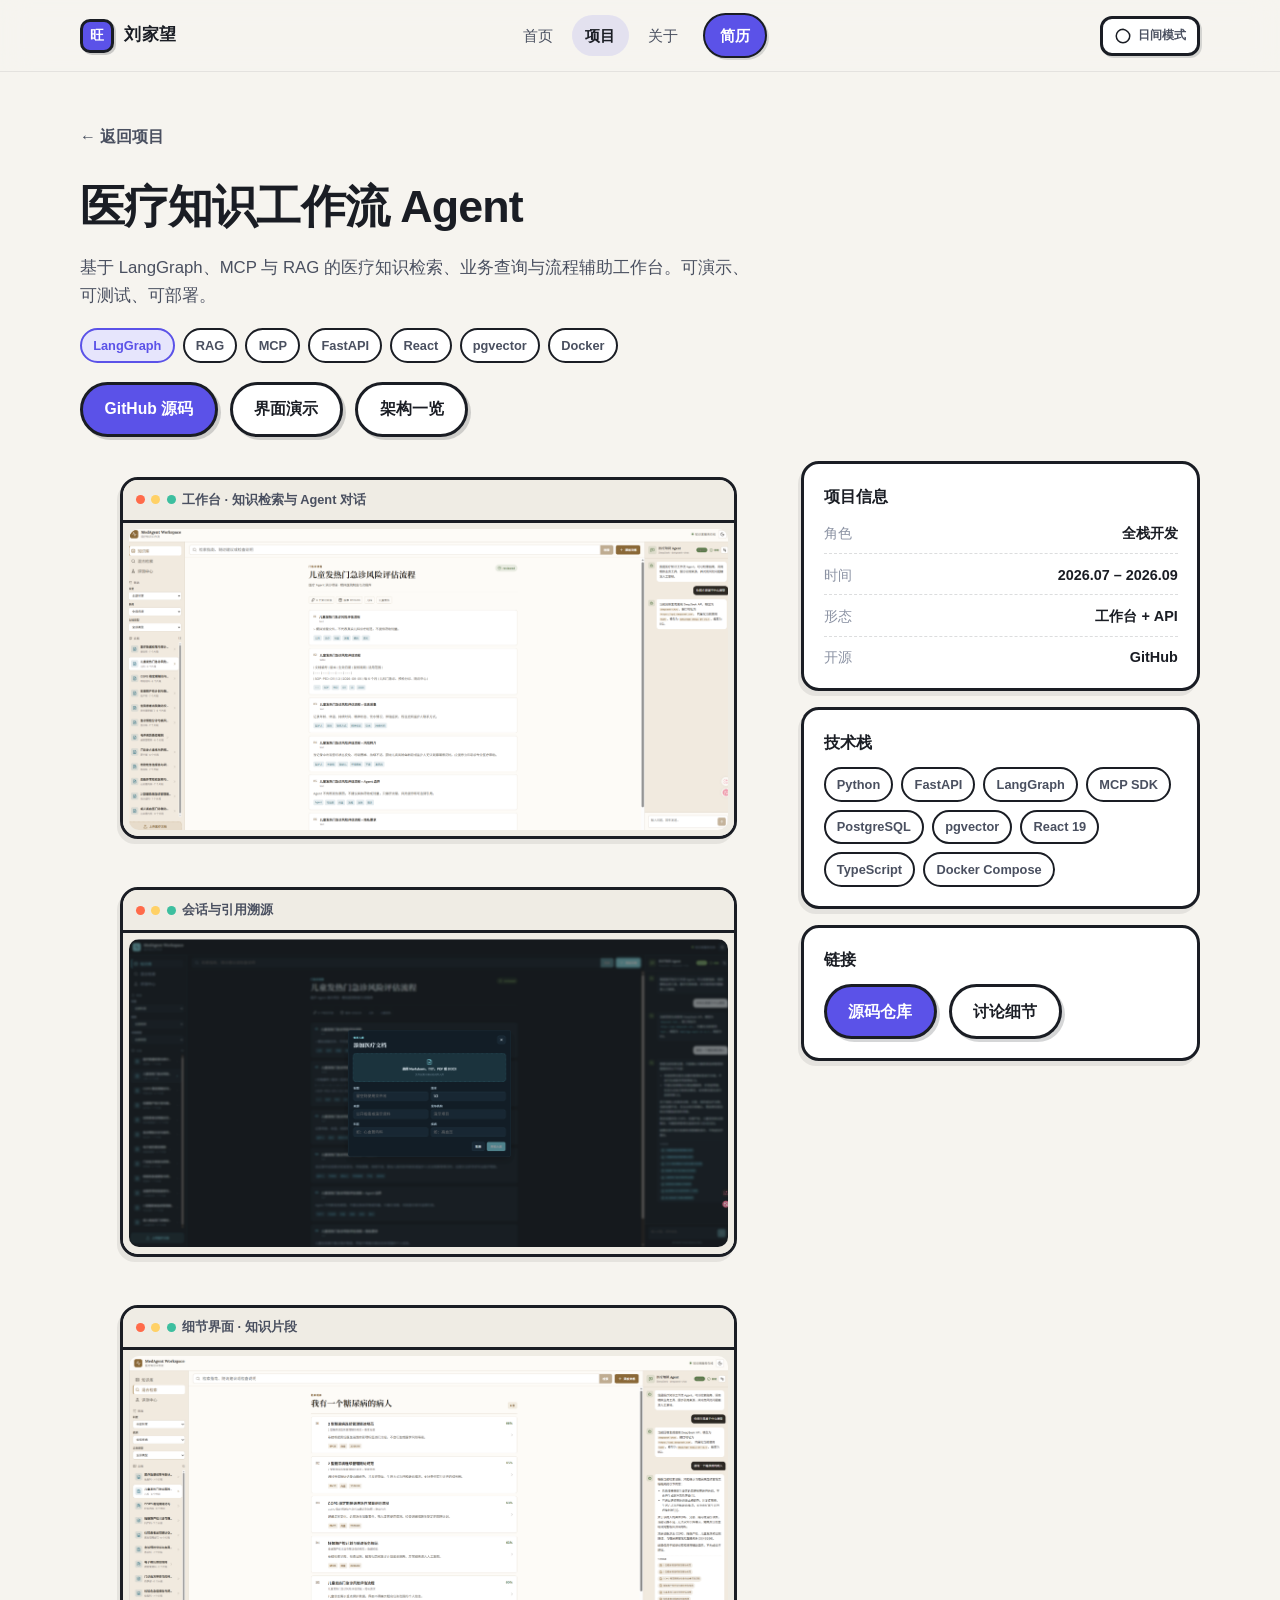
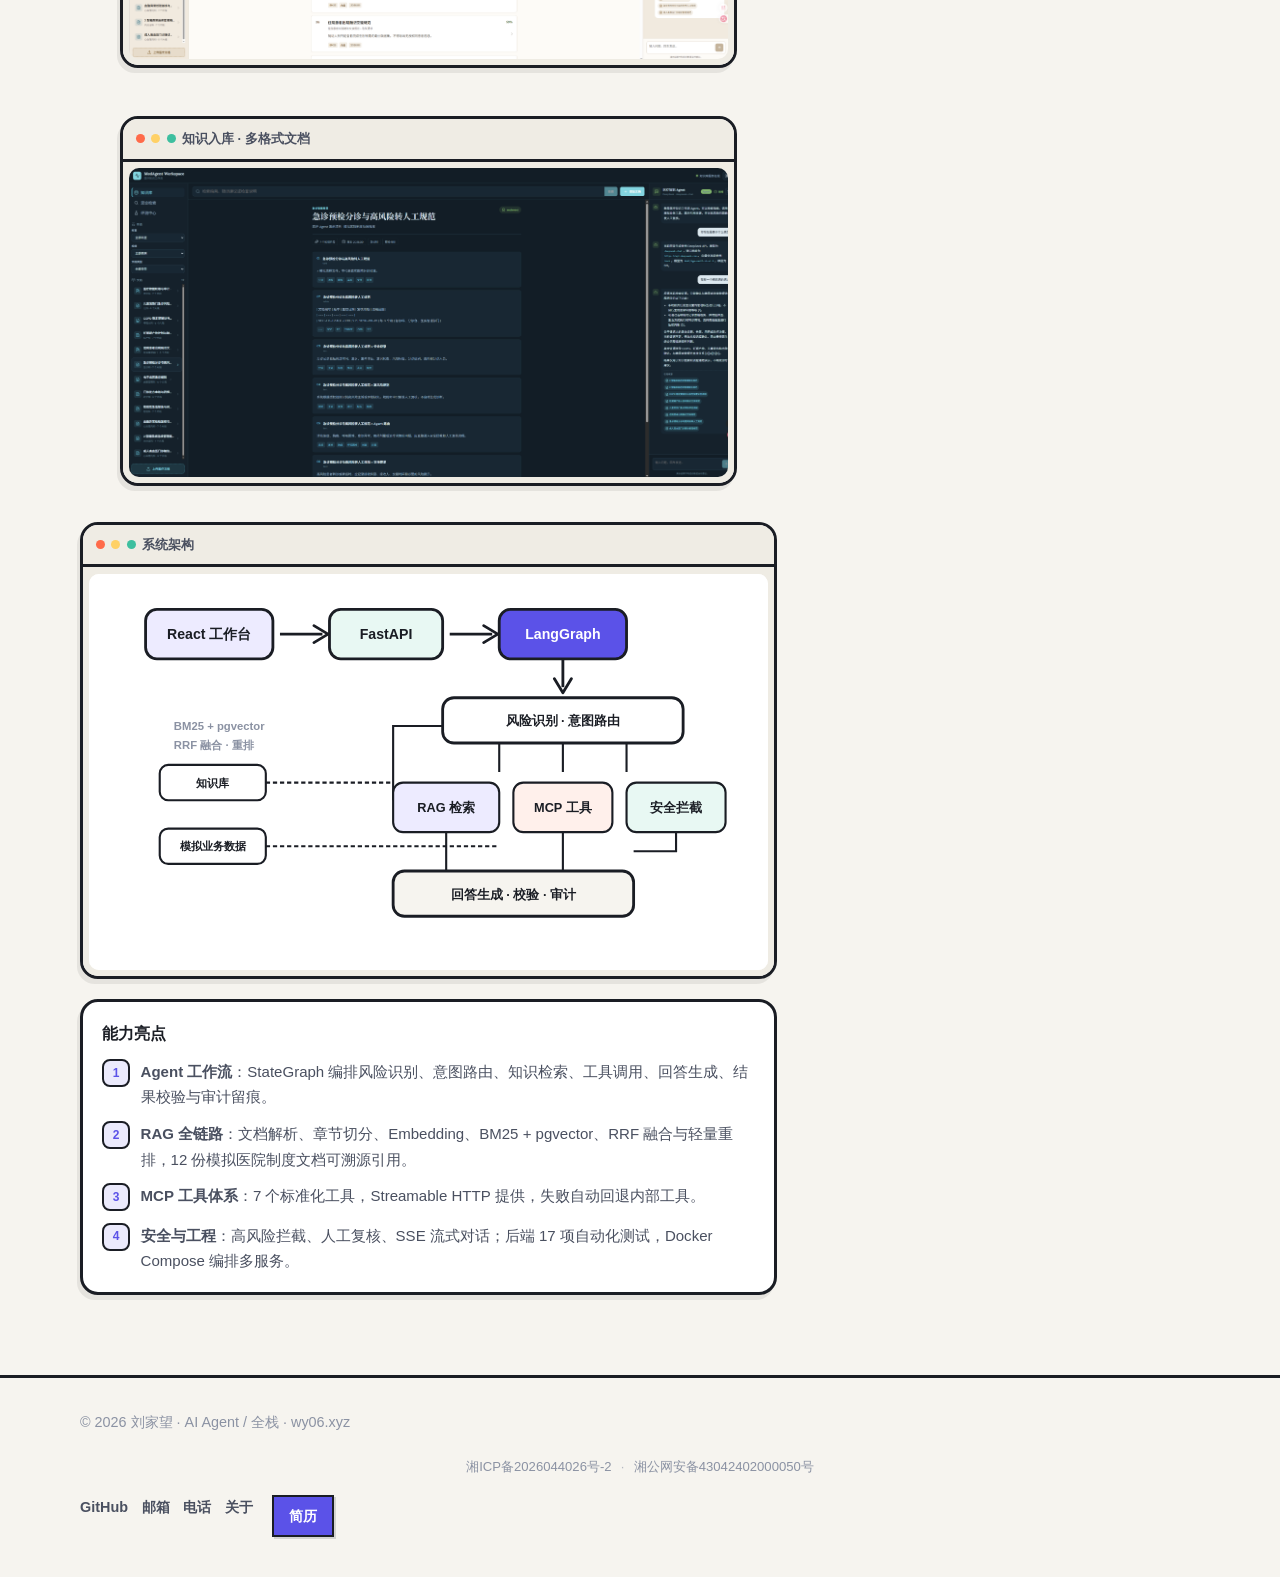
<file: project-agent.html>
<!DOCTYPE html>
<html lang="zh-CN">
<head>
  <meta charset="UTF-8" />
  <meta name="viewport" content="width=device-width, initial-scale=1" />
  <title>医疗知识工作流 Agent · 刘家望</title>
  <meta name="description" content="基于 LangGraph、MCP 与 RAG 的医疗知识检索与流程辅助工作台。" />
  <link rel="icon" href="data:image/svg+xml,%3Csvg xmlns='http://www.w3.org/2000/svg' viewBox='0 0 32 32'%3E%3Crect width='32' height='32' rx='8' fill='%235B52E8'/%3E%3Ctext x='16' y='22' text-anchor='middle' font-size='16' font-family='sans-serif' fill='white' font-weight='700'%3E旺%3C/text%3E%3C/svg%3E" />
  <link rel="stylesheet" href="css/style.css" />
</head>


  <header class="site-header">
    <div class="site-container inner">
      <a class="logo" href="index.html">
        <span class="logo-mark">旺</span>
        <span>刘家望</span>
      </a>
      <nav class="nav" data-nav>
        <a href="index.html">首页</a>
        <a class="active" href="projects.html">项目</a>
        <a href="about.html">关于</a>
        <a class="nav-resume" href="resume.html">简历</a>
      </nav>
      <div class="header-actions">
        <button class="icon-btn theme-btn" data-theme-toggle title="点击切换日间/夜间模式" aria-label="切换日间/夜间模式">
          <svg viewBox="0 0 24 24" fill="none" stroke="currentColor" stroke-width="2" stroke-linecap="round"><path d="M12 3a9 9 0 1 0 9 9c0-4-4-8-9-9z"/></svg>
          <span class="theme-label">日间/夜间</span>
        </button>
        <button class="icon-btn menu-toggle" data-menu-toggle aria-label="打开菜单">
          <svg viewBox="0 0 24 24" fill="none" stroke="currentColor" stroke-width="2" stroke-linecap="round"><path d="M4 7h16M4 12h16M4 17h16"/></svg>
        </button>
      </div>
    </div>
  </header>

  <main>
    <section class="page-hero">
      <div class="site-container">
        <a class="back" href="projects.html">← 返回项目</a>
        <h1 data-split>医疗知识工作流 Agent</h1>
        <p class="lead">基于 LangGraph、MCP 与 RAG 的医疗知识检索、业务查询与流程辅助工作台。可演示、可测试、可部署。</p>
        <ul class="tag-list" style="margin-bottom: 1.2rem;">
          <li class="tag primary">LangGraph</li>
          <li class="tag">RAG</li>
          <li class="tag">MCP</li>
          <li class="tag">FastAPI</li>
          <li class="tag">React</li>
          <li class="tag">pgvector</li>
          <li class="tag">Docker</li>
        </ul>
        <div class="btn-row">
          <a class="btn btn-fill" href="https://github.com/w-06/med-agent-workspace" target="_blank" rel="noopener noreferrer">GitHub 源码</a>
          <a class="btn" href="#demo">界面演示</a>
          <a class="btn" href="#arch">架构一览</a>
        </div>
      </div>
    </section>

    <div class="site-container detail-layout">
      <div class="detail-main">
        <div class="shot-grid single" id="demo" data-aos>
          <figure class="shot">
            <div class="bar"><span class="dot"></span><span class="dot"></span><span class="dot"></span>工作台 · 知识检索与 Agent 对话</div>
            <div class="body">
              <img src="assets/img/agent-dark-triage.png" alt="医疗知识 Agent 工作台：规范文档与对话" />
            </div>
          </figure>
          <figure class="shot">
            <div class="bar"><span class="dot"></span><span class="dot"></span><span class="dot"></span>会话与引用溯源</div>
            <div class="body">
              <img src="assets/img/agent-dark-session.png" alt="医疗知识 Agent 会话与引用" />
            </div>
          </figure>
          <figure class="shot">
            <div class="bar"><span class="dot"></span><span class="dot"></span><span class="dot"></span>细节界面 · 知识片段</div>
            <div class="body">
              <img src="assets/img/agent-light-detail.png" alt="医疗知识 Agent 知识片段界面" />
            </div>
          </figure>
          <figure class="shot">
            <div class="bar"><span class="dot"></span><span class="dot"></span><span class="dot"></span>知识入库 · 多格式文档</div>
            <div class="body">
              <img src="assets/img/agent-upload-doc.png" alt="添加医疗文档：Markdown、TXT、PDF、DOCX" />
            </div>
          </figure>
        </div>

        <div class="shot" id="arch" data-aos>
          <div class="bar"><span class="dot"></span><span class="dot"></span><span class="dot"></span>系统架构</div>
          <div class="body">
            <img src="assets/svg/arch-agent.svg" alt="医疗知识 Agent 架构图" />
          </div>
        </div>

        <div class="panel" data-aos>
          <h3>能力亮点</h3>
          <ul class="point-list">
            <li><span class="idx">1</span><span><strong>Agent 工作流</strong>：StateGraph 编排风险识别、意图路由、知识检索、工具调用、回答生成、结果校验与审计留痕。</span></li>
            <li><span class="idx">2</span><span><strong>RAG 全链路</strong>：文档解析、章节切分、Embedding、BM25 + pgvector、RRF 融合与轻量重排，12 份模拟医院制度文档可溯源引用。</span></li>
            <li><span class="idx">3</span><span><strong>MCP 工具体系</strong>：7 个标准化工具，Streamable HTTP 提供，失败自动回退内部工具。</span></li>
            <li><span class="idx">4</span><span><strong>安全与工程</strong>：高风险拦截、人工复核、SSE 流式对话；后端 17 项自动化测试，Docker Compose 编排多服务。</span></li>
          </ul>
        </div>
      </div>

      <aside class="detail-side">
        <div class="panel">
          <h3>项目信息</h3>
          <div class="kv">
            <div class="row"><span class="k">角色</span><span class="v">全栈开发</span></div>
            <div class="row"><span class="k">时间</span><span class="v">2026.07 – 2026.09</span></div>
            <div class="row"><span class="k">形态</span><span class="v">工作台 + API</span></div>
            <div class="row"><span class="k">开源</span><span class="v">GitHub</span></div>
          </div>
        </div>
        <div class="panel">
          <h3>技术栈</h3>
          <ul class="tag-list">
            <li class="tag">Python</li>
            <li class="tag">FastAPI</li>
            <li class="tag">LangGraph</li>
            <li class="tag">MCP SDK</li>
            <li class="tag">PostgreSQL</li>
            <li class="tag">pgvector</li>
            <li class="tag">React 19</li>
            <li class="tag">TypeScript</li>
            <li class="tag">Docker Compose</li>
          </ul>
        </div>
        <div class="panel">
          <h3>链接</h3>
          <div class="btn-row">
            <a class="btn btn-fill" href="https://github.com/w-06/med-agent-workspace" target="_blank" rel="noopener noreferrer">源码仓库</a>
            <a class="btn" href="mailto:3356557909@qq.com">讨论细节</a>
          </div>
        </div>
      </aside>
    </div>
  </main>

  <footer class="site-footer">
    <div class="site-container footer-inner">
      <p>© <span data-year></span> 刘家望 · AI Agent / 全栈 · wy06.xyz</p>
        <p class="beian">
          <a href="https://beian.miit.gov.cn" target="_blank" rel="noopener noreferrer">湘ICP备2026044026号-2</a>
          <span class="beian-sep">·</span>
          <a href="https://beian.mps.gov.cn" target="_blank" rel="noopener noreferrer">湘公网安备43042402000050号</a>
        </p>
      <div class="footer-links">
        <a href="https://github.com/w-06" target="_blank" rel="noopener noreferrer">GitHub</a>
        <a href="mailto:3356557909@qq.com">邮箱</a>
        <a href="tel:17302016909">电话</a>
        <a href="about.html">关于</a>
        <a class="nav-resume" href="resume.html">简历</a>
      </div>
    </div>
  </footer>
  <script src="js/main.js"></script>
</body>
</html>
</file>
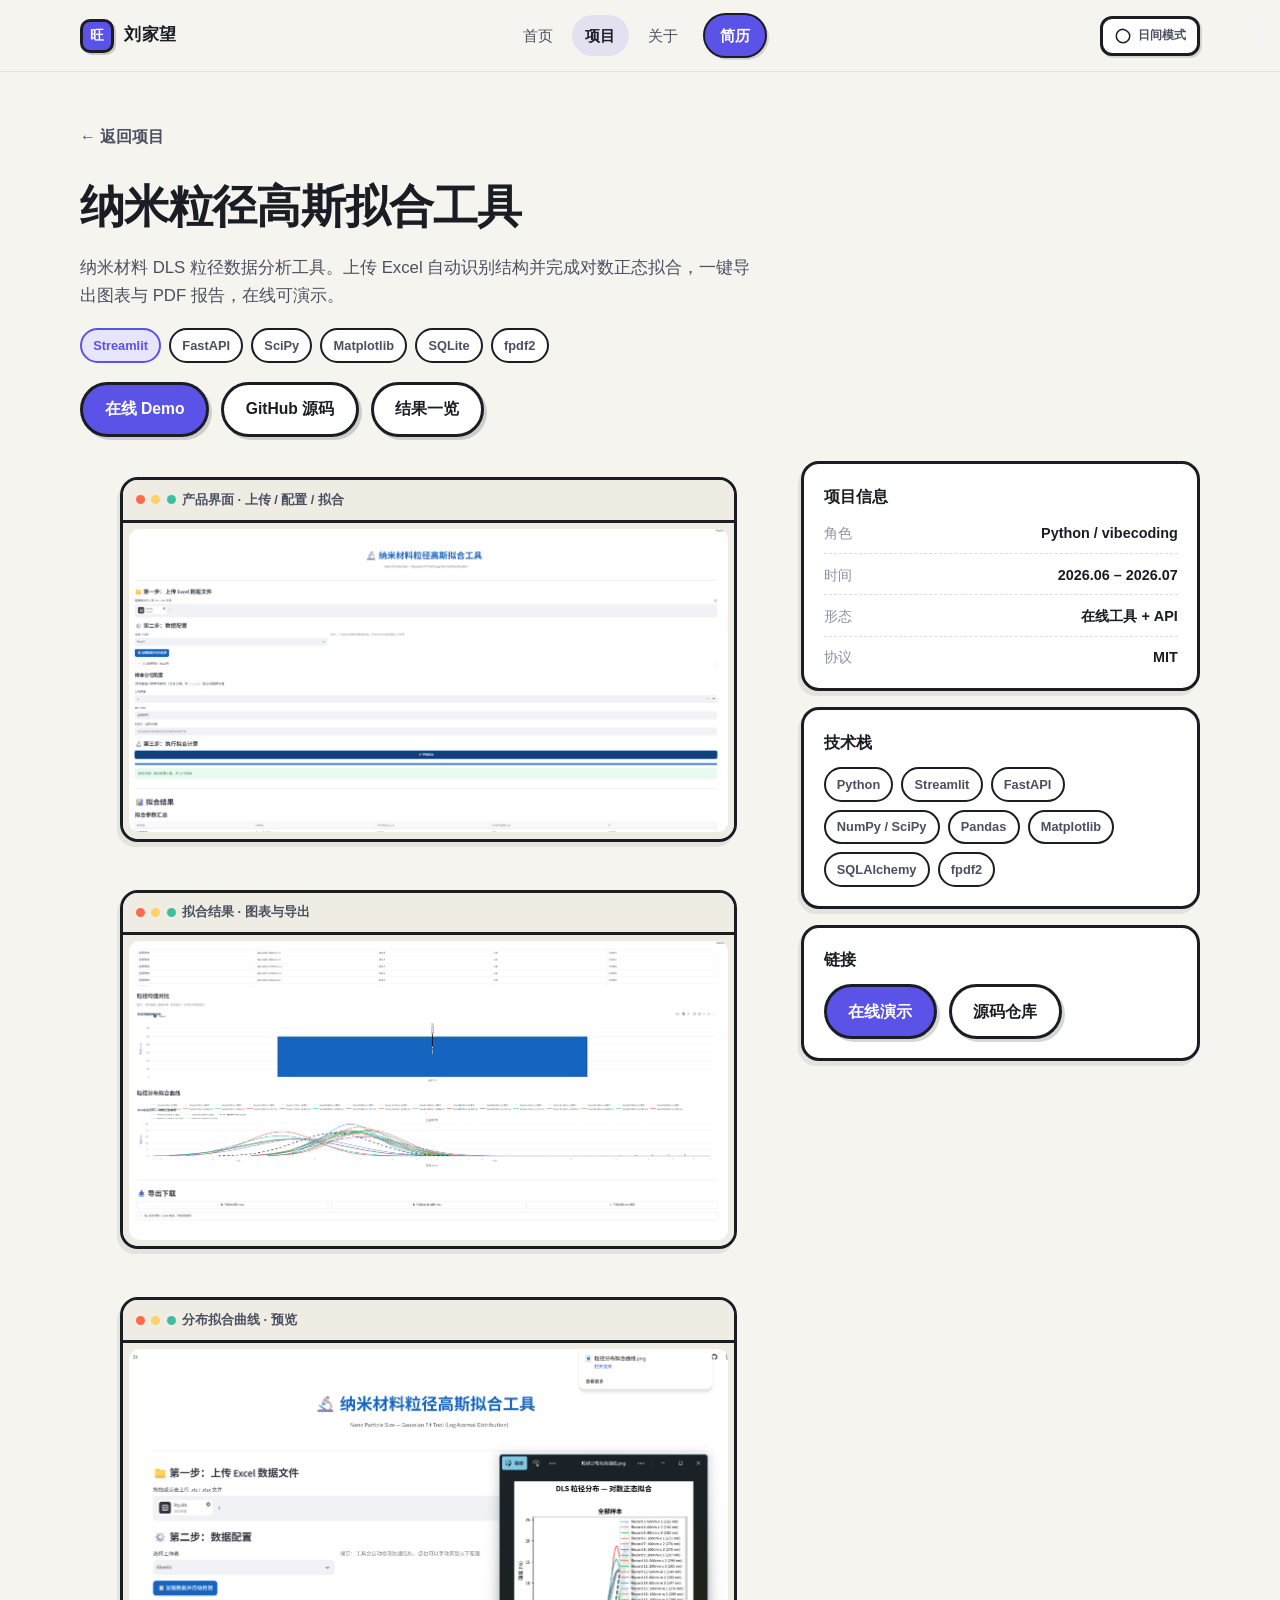
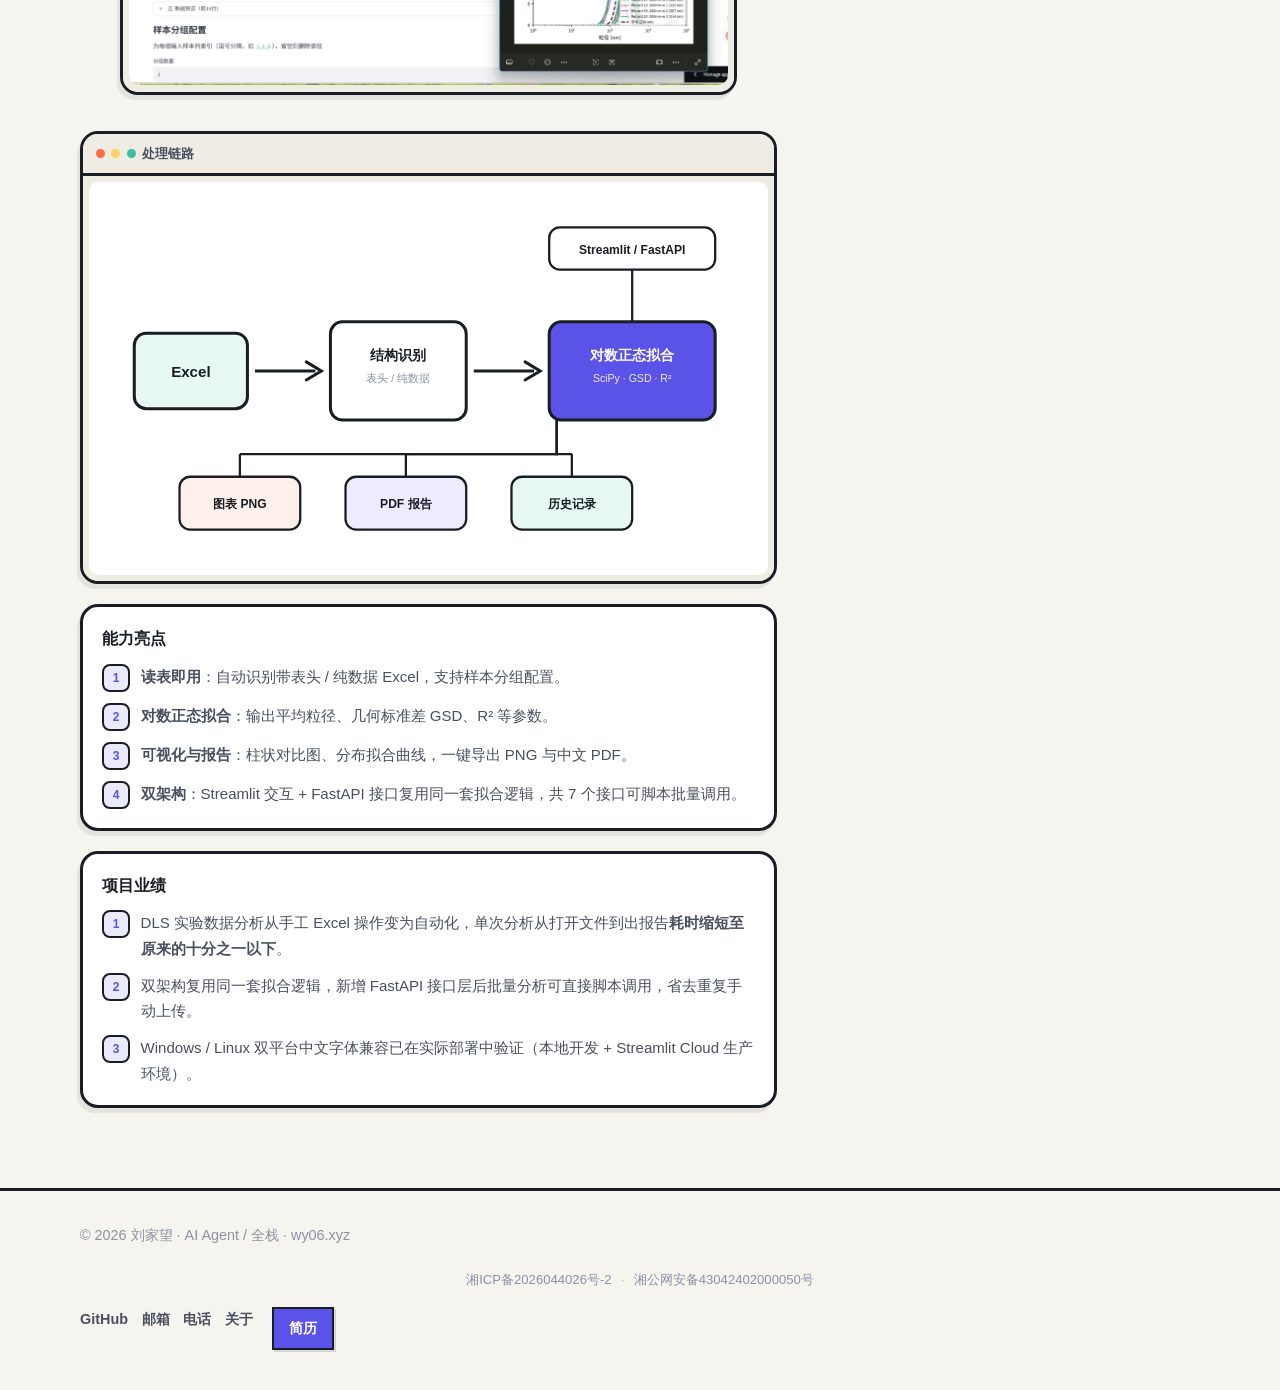
<file: project-fit.html>
<html lang="zh-CN">
<head>
  <meta charset="UTF-8" />
  <meta name="viewport" content="width=device-width, initial-scale=1" />
  <title>纳米粒径高斯拟合工具 · 刘家望</title>
  <meta name="description" content="纳米材料 DLS 粒径对数正态拟合在线工具：读 Excel、出参数、导图表与 PDF 报告。" />
  <link rel="icon" href="data:image/svg+xml,%3Csvg xmlns='http://www.w3.org/2000/svg' viewBox='0 0 32 32'%3E%3Crect width='32' height='32' rx='8' fill='%235B52E8'/%3E%3Ctext x='16' y='22' text-anchor='middle' font-size='16' font-family='sans-serif' fill='white' font-weight='700'%3E旺%3C/text%3E%3C/svg%3E" />
  <link rel="stylesheet" href="css/style.css" />
</head>
<body>




  <header class="site-header">
    <div class="site-container inner">
      <a class="logo" href="index.html">
        <span class="logo-mark">旺</span>
        <span>刘家望</span>
      </a>
      <nav class="nav" data-nav>
        <a href="index.html">首页</a>
        <a class="active" href="projects.html">项目</a>
        <a href="about.html">关于</a>
        <a class="nav-resume" href="resume.html">简历</a>
      </nav>
      <div class="header-actions">
        <button class="icon-btn theme-btn" data-theme-toggle title="点击切换日间/夜间模式" aria-label="切换日间/夜间模式">
          <svg viewBox="0 0 24 24" fill="none" stroke="currentColor" stroke-width="2" stroke-linecap="round"><path d="M12 3a9 9 0 1 0 9 9c0-4-4-8-9-9z"/></svg>
          <span class="theme-label">日间/夜间</span>
        </button>
        <button class="icon-btn menu-toggle" data-menu-toggle aria-label="打开菜单">
          <svg viewBox="0 0 24 24" fill="none" stroke="currentColor" stroke-width="2" stroke-linecap="round"><path d="M4 7h16M4 12h16M4 17h16"/></svg>
        </button>
      </div>
    </div>
  </header>

  <main>
    <section class="page-hero">
      <div class="site-container">
        <a class="back" href="projects.html">← 返回项目</a>
        <h1 data-split>纳米粒径高斯拟合工具</h1>
        <p class="lead">纳米材料 DLS 粒径数据分析工具。上传 Excel 自动识别结构并完成对数正态拟合，一键导出图表与 PDF 报告，在线可演示。</p>
        <ul class="tag-list" style="margin-bottom: 1.2rem;">
          <li class="tag primary">Streamlit</li>
          <li class="tag">FastAPI</li>
          <li class="tag">SciPy</li>
          <li class="tag">Matplotlib</li>
          <li class="tag">SQLite</li>
          <li class="tag">fpdf2</li>
        </ul>
        <div class="btn-row">
          <a class="btn btn-fill" href="https://nano-particle-gaussian-fit.streamlit.app" target="_blank" rel="noopener noreferrer">在线 Demo</a>
          <a class="btn" href="https://github.com/w-06/nano-particle-gaussian-fit" target="_blank" rel="noopener noreferrer">GitHub 源码</a>
          <a class="btn" href="#demo">结果一览</a>
        </div>
      </div>
    </section>

    <div class="site-container detail-layout">
      <div class="detail-main">
        <div class="shot-grid single" id="demo" data-aos>
          <figure class="shot">
            <div class="bar"><span class="dot"></span><span class="dot"></span><span class="dot"></span>产品界面 · 上传 / 配置 / 拟合</div>
            <div class="body">
              <img src="assets/img/fit-demo-ui.png" alt="纳米粒径高斯拟合工具界面截图" />
            </div>
          </figure>
          <figure class="shot">
            <div class="bar"><span class="dot"></span><span class="dot"></span><span class="dot"></span>拟合结果 · 图表与导出</div>
            <div class="body">
              <img src="assets/img/fit-demo-results.png" alt="纳米粒径拟合结果与导出截图" />
            </div>
          </figure>
          <figure class="shot">
            <div class="bar"><span class="dot"></span><span class="dot"></span><span class="dot"></span>分布拟合曲线 · 预览</div>
            <div class="body">
              <img src="assets/img/fit-demo-curves.png" alt="DLS 粒径分布对数正态拟合曲线" />
            </div>
          </figure>
        </div>

        <div class="shot" data-aos>
          <div class="bar"><span class="dot"></span><span class="dot"></span><span class="dot"></span>处理链路</div>
          <div class="body">
            <img src="assets/svg/arch-fit.svg" alt="纳米粒径拟合工具数据流" />
          </div>
        </div>

        <div class="panel" data-aos>
          <h3>能力亮点</h3>
          <ul class="point-list">
            <li><span class="idx">1</span><span><strong>读表即用</strong>：自动识别带表头 / 纯数据 Excel，支持样本分组配置。</span></li>
            <li><span class="idx">2</span><span><strong>对数正态拟合</strong>：输出平均粒径、几何标准差 GSD、R² 等参数。</span></li>
            <li><span class="idx">3</span><span><strong>可视化与报告</strong>：柱状对比图、分布拟合曲线，一键导出 PNG 与中文 PDF。</span></li>
            <li><span class="idx">4</span><span><strong>双架构</strong>：Streamlit 交互 + FastAPI 接口复用同一套拟合逻辑，共 7 个接口可脚本批量调用。</span></li>
          </ul>
        </div>

        <div class="panel" data-aos>
          <h3>项目业绩</h3>
          <ul class="point-list">
            <li><span class="idx">1</span><span>DLS 实验数据分析从手工 Excel 操作变为自动化，单次分析从打开文件到出报告<strong>耗时缩短至原来的十分之一以下</strong>。</span></li>
            <li><span class="idx">2</span><span>双架构复用同一套拟合逻辑，新增 FastAPI 接口层后批量分析可直接脚本调用，省去重复手动上传。</span></li>
            <li><span class="idx">3</span><span>Windows / Linux 双平台中文字体兼容已在实际部署中验证（本地开发 + Streamlit Cloud 生产环境）。</span></li>
          </ul>
        </div>
      </div>

      <aside class="detail-side">
        <div class="panel">
          <h3>项目信息</h3>
          <div class="kv">
            <div class="row"><span class="k">角色</span><span class="v">Python / vibecoding</span></div>
            <div class="row"><span class="k">时间</span><span class="v">2026.06 – 2026.07</span></div>
            <div class="row"><span class="k">形态</span><span class="v">在线工具 + API</span></div>
            <div class="row"><span class="k">协议</span><span class="v">MIT</span></div>
          </div>
        </div>
        <div class="panel">
          <h3>技术栈</h3>
          <ul class="tag-list">
            <li class="tag">Python</li>
            <li class="tag">Streamlit</li>
            <li class="tag">FastAPI</li>
            <li class="tag">NumPy / SciPy</li>
            <li class="tag">Pandas</li>
            <li class="tag">Matplotlib</li>
            <li class="tag">SQLAlchemy</li>
            <li class="tag">fpdf2</li>
          </ul>
        </div>
        <div class="panel">
          <h3>链接</h3>
          <div class="btn-row">
            <a class="btn btn-fill" href="https://nano-particle-gaussian-fit.streamlit.app" target="_blank" rel="noopener noreferrer">在线演示</a>
            <a class="btn" href="https://github.com/w-06/nano-particle-gaussian-fit" target="_blank" rel="noopener noreferrer">源码仓库</a>
          </div>
        </div>
      </aside>
    </div>
  </main>

  <footer class="site-footer">
    <div class="site-container footer-inner">
      <p>© <span data-year></span> 刘家望 · AI Agent / 全栈 · wy06.xyz</p>
        <p class="beian">
          <a href="https://beian.miit.gov.cn" target="_blank" rel="noopener noreferrer">湘ICP备2026044026号-2</a>
          <span class="beian-sep">·</span>
          <a href="https://beian.mps.gov.cn" target="_blank" rel="noopener noreferrer">湘公网安备43042402000050号</a>
        </p>
      <div class="footer-links">
        <a href="https://github.com/w-06" target="_blank" rel="noopener noreferrer">GitHub</a>
        <a href="mailto:3356557909@qq.com">邮箱</a>
        <a href="tel:17302016909">电话</a>
        <a href="about.html">关于</a>
        <a class="nav-resume" href="resume.html">简历</a>
      </div>
    </div>
  </footer>
  <script src="js/main.js"></script>
</body>
</html>
</file>
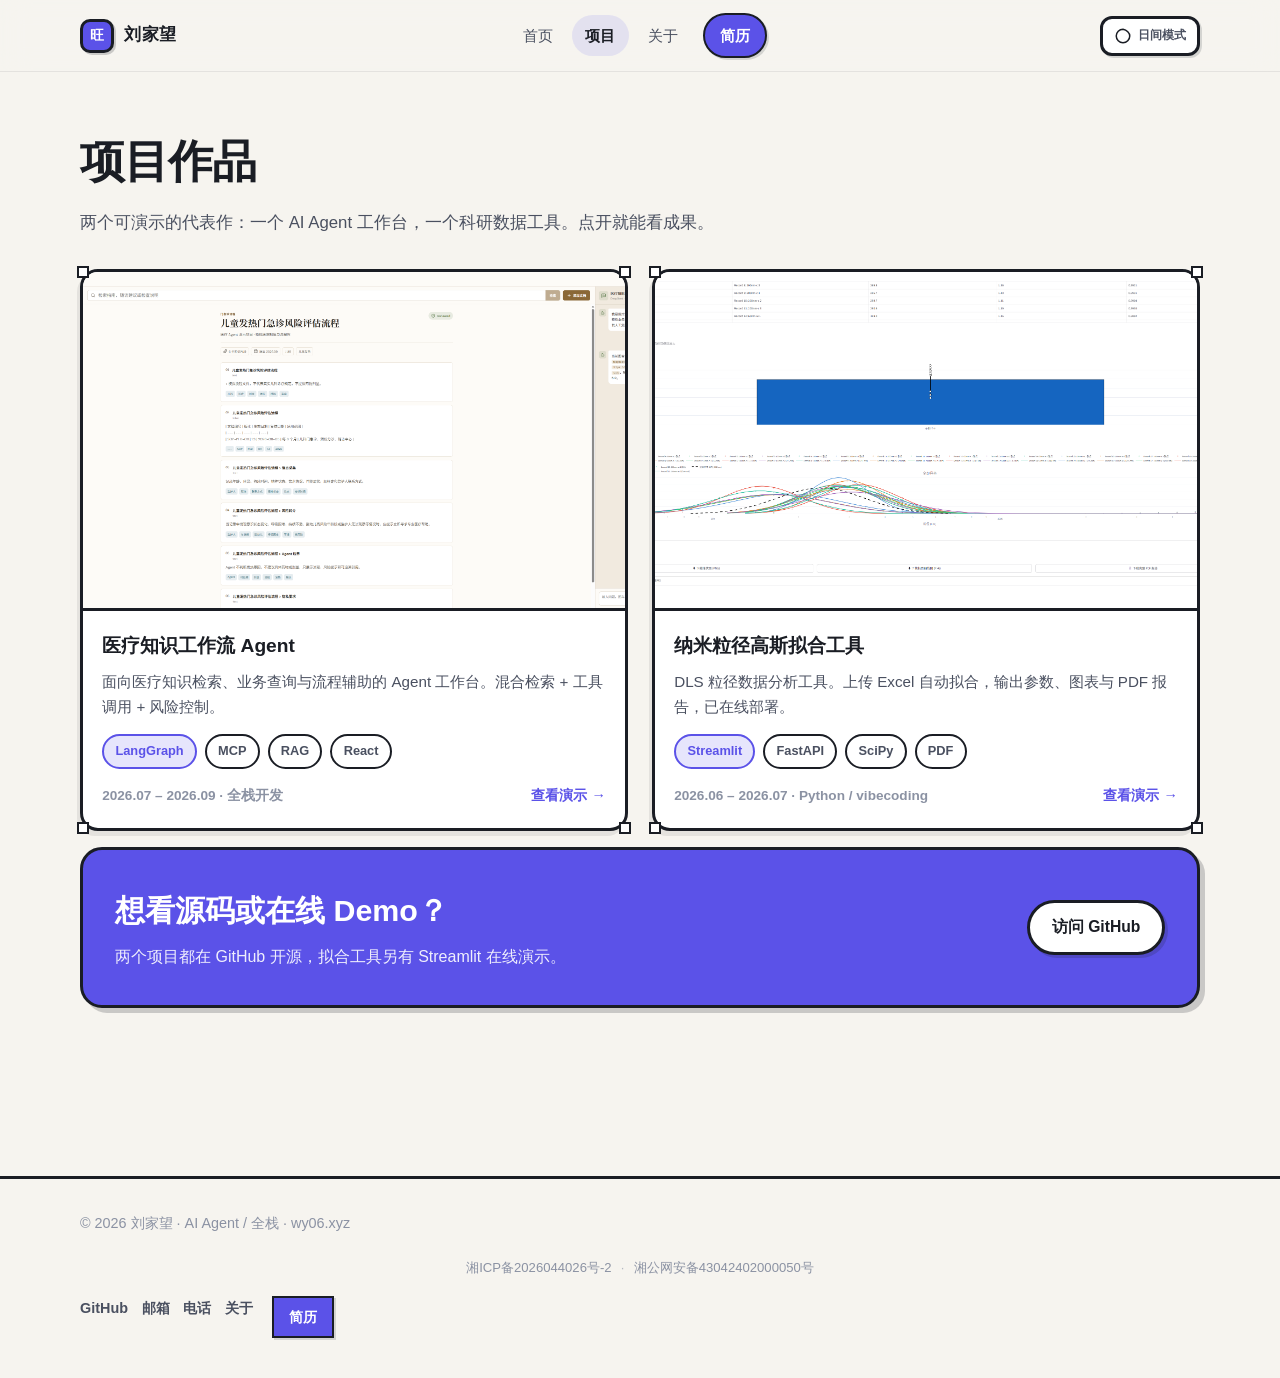
<file: projects.html>
<!DOCTYPE html>
<html lang="zh-CN">
<head>
  <meta charset="UTF-8" />
  <meta name="viewport" content="width=device-width, initial-scale=1" />
  <title>项目 · 刘家望</title>
  <meta name="description" content="刘家望的项目作品：医疗知识工作流 Agent 与纳米粒径高斯拟合工具。" />
  <link rel="icon" href="data:image/svg+xml,%3Csvg xmlns='http://www.w3.org/2000/svg' viewBox='0 0 32 32'%3E%3Crect width='32' height='32' rx='8' fill='%235B52E8'/%3E%3Ctext x='16' y='22' text-anchor='middle' font-size='16' font-family='sans-serif' fill='white' font-weight='700'%3E旺%3C/text%3E%3C/svg%3E" />
  <link rel="stylesheet" href="css/style.css" />
</head>
<body>

  <header class="site-header">
    <div class="site-container inner">
      <a class="logo" href="index.html">
        <span class="logo-mark">旺</span>
        <span>刘家望</span>
      </a>
      <nav class="nav" data-nav>
        <a href="index.html">首页</a>
        <a class="active" href="projects.html">项目</a>
        <a href="about.html">关于</a>
        <a class="nav-resume" href="resume.html">简历</a>
      </nav>
      <div class="header-actions">
        <button class="icon-btn theme-btn" data-theme-toggle title="点击切换日间/夜间模式" aria-label="切换日间/夜间模式">
          <svg viewBox="0 0 24 24" fill="none" stroke="currentColor" stroke-width="2" stroke-linecap="round"><path d="M12 3a9 9 0 1 0 9 9c0-4-4-8-9-9z"/></svg>
          <span class="theme-label">日间/夜间</span>
        </button>
        <button class="icon-btn menu-toggle" data-menu-toggle aria-label="打开菜单">
          <svg viewBox="0 0 24 24" fill="none" stroke="currentColor" stroke-width="2" stroke-linecap="round"><path d="M4 7h16M4 12h16M4 17h16"/></svg>
        </button>
      </div>
    </div>
  </header>

  <main>
    <section class="page-hero">
      <div class="site-container">
        <h1 data-split>项目作品</h1>
        <p class="lead">两个可演示的代表作：一个 AI Agent 工作台，一个科研数据工具。点开就能看成果。</p>
        <div class="work-grid" style="margin-top: 2rem;">
          <a class="work-card" href="project-agent.html" data-aos>
            <span class="corner tl"></span><span class="corner tr"></span><span class="corner bl"></span><span class="corner br"></span>
            <div class="work-media">
              <img src="assets/img/agent-dark-triage.png" alt="医疗知识工作流 Agent" />
            </div>
            <div class="work-body">
              <h3>医疗知识工作流 Agent</h3>
              <p class="desc">面向医疗知识检索、业务查询与流程辅助的 Agent 工作台。混合检索 + 工具调用 + 风险控制。</p>
              <ul class="tag-list">
                <li class="tag primary">LangGraph</li>
                <li class="tag">MCP</li>
                <li class="tag">RAG</li>
                <li class="tag">React</li>
              </ul>
              <div class="work-meta">
                <span class="year">2026.07 – 2026.09 · 全栈开发</span>
                <span class="go">查看演示 →</span>
              </div>
            </div>
          </a>
          <a class="work-card" href="project-fit.html" data-aos>
            <span class="corner tl"></span><span class="corner tr"></span><span class="corner bl"></span><span class="corner br"></span>
            <div class="work-media">
              <img src="assets/img/fit-demo-results.png" alt="纳米粒径高斯拟合工具" />
            </div>
            <div class="work-body">
              <h3>纳米粒径高斯拟合工具</h3>
              <p class="desc">DLS 粒径数据分析工具。上传 Excel 自动拟合，输出参数、图表与 PDF 报告，已在线部署。</p>
              <ul class="tag-list">
                <li class="tag primary">Streamlit</li>
                <li class="tag">FastAPI</li>
                <li class="tag">SciPy</li>
                <li class="tag">PDF</li>
              </ul>
              <div class="work-meta">
                <span class="year">2026.06 – 2026.07 · Python / vibecoding</span>
                <span class="go">查看演示 →</span>
              </div>
            </div>
          </a>
        </div>
      </div>
      <div class="site-container" style="padding-bottom: 4rem;">
        <div class="cta-band" data-aos>
          <div>
            <h2>想看源码或在线 Demo？</h2>
            <p>两个项目都在 GitHub 开源，拟合工具另有 Streamlit 在线演示。</p>
          </div>
          <a class="btn" href="https://github.com/w-06" target="_blank" rel="noopener noreferrer">访问 GitHub</a>
        </div>
      </div>
    </section>
  </main>

  <footer class="site-footer">
    <div class="site-container footer-inner">
      <p>© <span data-year></span> 刘家望 · AI Agent / 全栈 · wy06.xyz</p>
        <p class="beian">
          <a href="https://beian.miit.gov.cn" target="_blank" rel="noopener noreferrer">湘ICP备2026044026号-2</a>
          <span class="beian-sep">·</span>
          <a href="https://beian.mps.gov.cn" target="_blank" rel="noopener noreferrer">湘公网安备43042402000050号</a>
        </p>
      <div class="footer-links">
        <a href="https://github.com/w-06" target="_blank" rel="noopener noreferrer">GitHub</a>
        <a href="mailto:3356557909@qq.com">邮箱</a>
        <a href="tel:17302016909">电话</a>
        <a href="about.html">关于</a>
        <a class="nav-resume" href="resume.html">简历</a>
      </div>
    </div>
  </footer>
  <script src="js/main.js"></script>
</body>
</html>
</file>
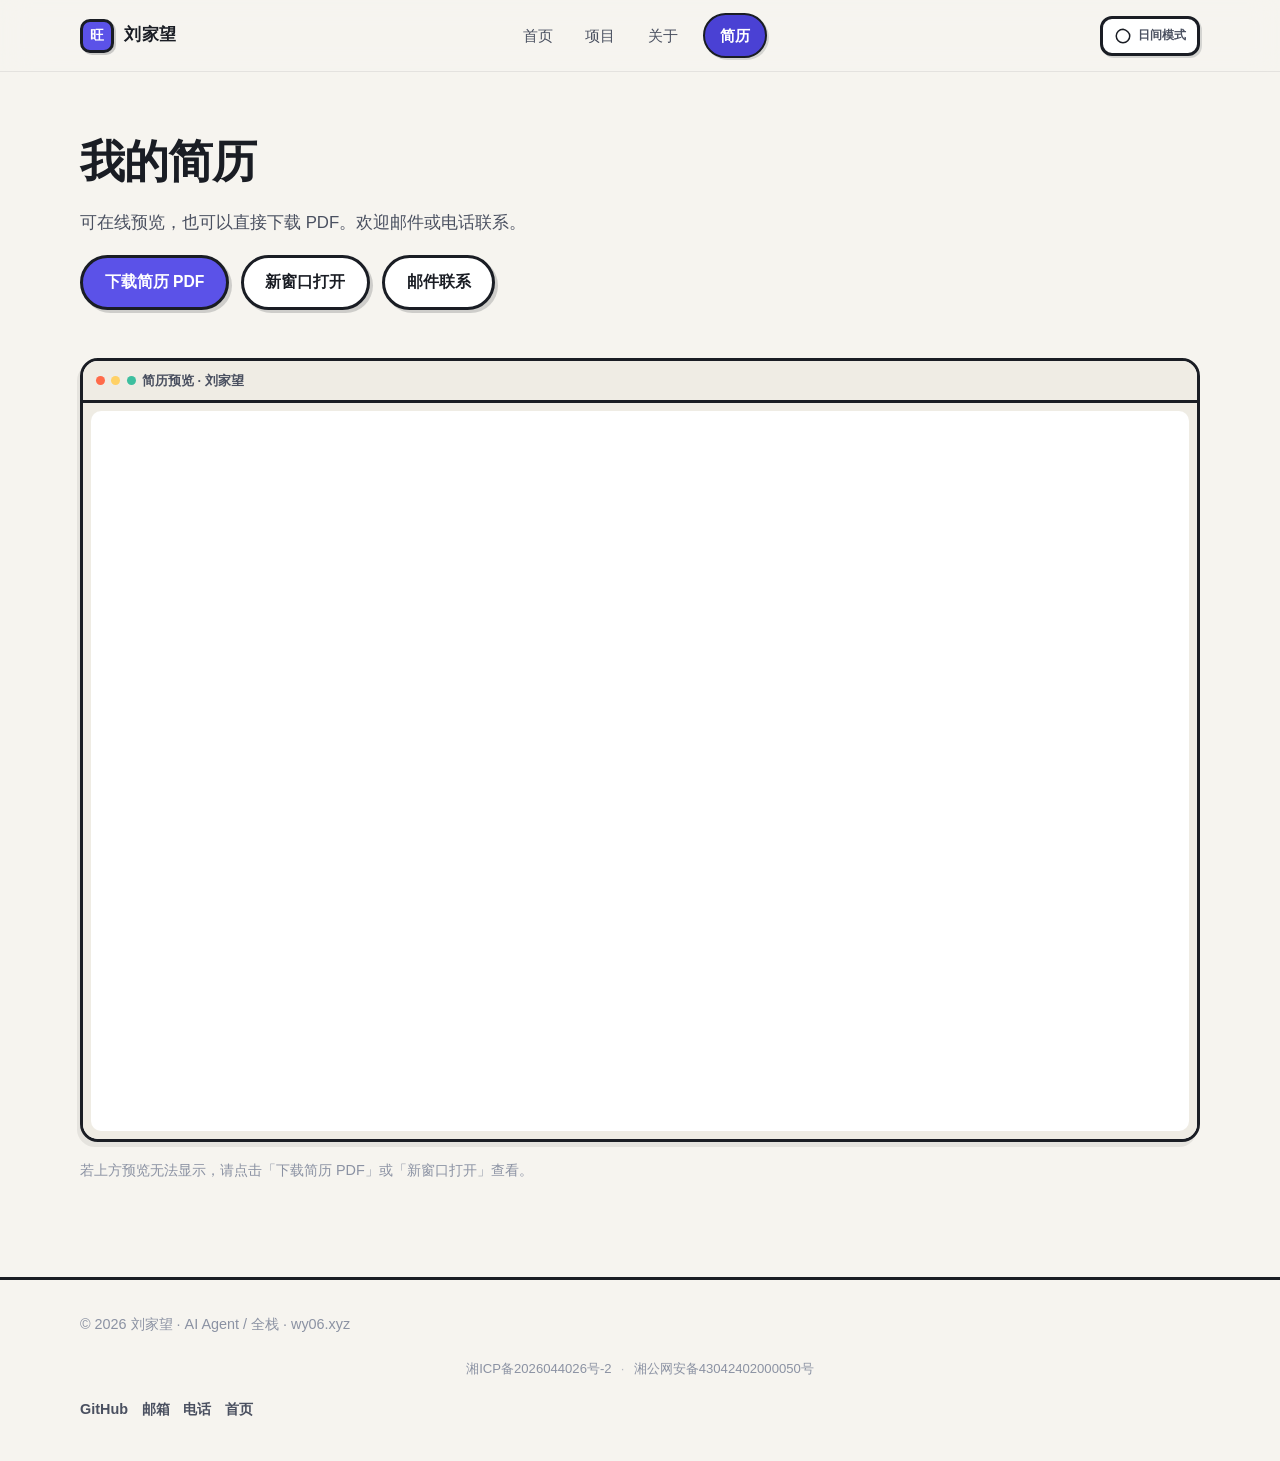
<file: resume.html>
<!DOCTYPE html>
<html lang="zh-CN">
<head>
  <meta charset="UTF-8" />
  <meta name="viewport" content="width=device-width, initial-scale=1" />
  <title>简历 · 刘家望</title>
  <meta name="description" content="刘家望简历预览与下载。AI Agent / 全栈 / Python 开发方向。" />
  <link rel="icon" href="data:image/svg+xml,%3Csvg xmlns='http://www.w3.org/2000/svg' viewBox='0 0 32 32'%3E%3Crect width='32' height='32' rx='8' fill='%235B52E8'/%3E%3Ctext x='16' y='22' text-anchor='middle' font-size='16' font-family='sans-serif' fill='white' font-weight='700'%3E旺%3C/text%3E%3C/svg%3E" />
  <link rel="stylesheet" href="css/style.css" />
</head>
<body>
<header class="site-header">
    <div class="site-container inner">
      <a class="logo" href="index.html">
        <span class="logo-mark">旺</span>
        <span>刘家望</span>
      </a>
      <nav class="nav" data-nav>
        <a href="index.html">首页</a>
        <a href="projects.html">项目</a>
        <a href="about.html">关于</a>
        <a class="nav-resume active" href="resume.html">简历</a>
      </nav>
      <div class="header-actions">
        <button class="icon-btn theme-btn" data-theme-toggle title="点击切换日间/夜间模式" aria-label="切换日间/夜间模式">
          <svg viewBox="0 0 24 24" fill="none" stroke="currentColor" stroke-width="2" stroke-linecap="round"><path d="M12 3a9 9 0 1 0 9 9c0-4-4-8-9-9z"/></svg>
          <span class="theme-label">日间/夜间</span>
        </button>
        <button class="icon-btn menu-toggle" data-menu-toggle aria-label="打开菜单">
          <svg viewBox="0 0 24 24" fill="none" stroke="currentColor" stroke-width="2" stroke-linecap="round"><path d="M4 7h16M4 12h16M4 17h16"/></svg>
        </button>
      </div>
    </div>
  </header>

  <main>
    <section class="page-hero">
      <div class="site-container">
        <h1 data-split>我的简历</h1>
        <p class="lead">可在线预览，也可以直接下载 PDF。欢迎邮件或电话联系。</p>
        <div class="btn-row" style="margin-bottom: 1.5rem;">
          <a class="btn btn-fill" href="assets/resume.pdf" download="刘家望-简历-Python.pdf">下载简历 PDF</a>
          <a class="btn" href="assets/resume.pdf" target="_blank" rel="noopener noreferrer">新窗口打开</a>
          <a class="btn" href="mailto:3356557909@qq.com">邮件联系</a>
        </div>
      </div>
    </section>

    <div class="site-container" style="padding-bottom: 4rem;">
      <div class="shot" data-aos>
        <div class="bar"><span class="dot"></span><span class="dot"></span><span class="dot"></span>简历预览 · 刘家望</div>
        <div class="resume-frame-wrap">
          <iframe
            class="resume-frame"
            src="assets/resume.pdf"
            title="刘家望简历预览"
          ></iframe>
        </div>
      </div>
      <p style="margin-top: 1rem; color: var(--ink-3); font-size: 0.9rem;">
        若上方预览无法显示，请点击「下载简历 PDF」或「新窗口打开」查看。
      </p>
    </div>
  </main>

  <footer class="site-footer">
    <div class="site-container footer-inner">
      <p>© <span data-year></span> 刘家望 · AI Agent / 全栈 · wy06.xyz</p>
        <p class="beian">
          <a href="https://beian.miit.gov.cn" target="_blank" rel="noopener noreferrer">湘ICP备2026044026号-2</a>
          <span class="beian-sep">·</span>
          <a href="https://beian.mps.gov.cn" target="_blank" rel="noopener noreferrer">湘公网安备43042402000050号</a>
        </p>
      <div class="footer-links">
        <a href="https://github.com/w-06" target="_blank" rel="noopener noreferrer">GitHub</a>
        <a href="mailto:3356557909@qq.com">邮箱</a>
        <a href="tel:17302016909">电话</a>
        <a href="index.html">首页</a>
      </div>
    </div>
  </footer>
  <script src="js/main.js"></script>
</body>
</html>
</file>
<file: css/style.css>
/* 刘家望 · 个人站点 — 新粗野主义作品集风格 */
:root {
  --bg: #f6f4ef;
  --bg-soft: #efece4;
  --ink: #1a1d24;
  --ink-2: #4a5060;
  --ink-3: #8b92a3;
  --card: #ffffff;
  --primary: #5b52e8;
  --primary-2: #4a41d4;
  --accent: #ff6b4a;
  --mint: #3dbf9f;
  --line: #1a1d24;
  --shadow: -3px 5px 0 rgba(26, 29, 36, 0.08);
  --radius: 18px;
  --radius-sm: 12px;
  --font: "PingFang SC", "Noto Sans SC", "Microsoft YaHei", "Segoe UI", sans-serif;
  --max: 1120px;
  --header-h: 72px;
}

html.dark {
  --bg: #12141a;
  --bg-soft: #1a1d26;
  --ink: #f3f1ea;
  --ink-2: #c5c9d4;
  --ink-3: #8b92a3;
  --card: #1c2030;
  --primary: #7b74f0;
  --primary-2: #918bff;
  --accent: #ff8566;
  --mint: #4ecfad;
  --line: #e8e6df;
  --shadow: -3px 5px 0 rgba(0, 0, 0, 0.35);
}

*,
*::before,
*::after {
  box-sizing: border-box;
}

html {
  scroll-behavior: smooth;
}

body {
  margin: 0;
  font-family: var(--font);
  color: var(--ink);
  background: var(--bg);
  line-height: 1.7;
  min-height: 100vh;
  overflow-x: hidden;
  transition: background 0.25s ease, color 0.25s ease;
}

body.no-cursor,
body.no-cursor * {
  cursor: none !important;
}

img,
svg {
  display: block;
  max-width: 100%;
}

a {
  color: inherit;
  text-decoration: none;
}

button {
  font: inherit;
  color: inherit;
  background: none;
  border: 0;
  cursor: pointer;
}

.site-container {
  width: min(100% - 2.5rem, var(--max));
  margin-inline: auto;
}

/* ========== 顶部导航 ========== */
.site-header {
  position: sticky;
  top: 0;
  z-index: 50;
  height: var(--header-h);
  backdrop-filter: blur(14px);
  background: color-mix(in srgb, var(--bg) 82%, transparent);
  border-bottom: 1px solid color-mix(in srgb, var(--ink) 8%, transparent);
}

.site-header .inner {
  height: 100%;
  display: flex;
  align-items: center;
  justify-content: space-between;
  gap: 1rem;
}

.logo {
  display: inline-flex;
  align-items: center;
  gap: 0.65rem;
  font-weight: 800;
  letter-spacing: 0.02em;
  font-size: 1.05rem;
}

.logo-mark {
  width: 34px;
  height: 34px;
  border: 3px solid var(--line);
  border-radius: 10px;
  display: grid;
  place-items: center;
  background: var(--primary);
  color: #fff;
  font-size: 0.85rem;
  font-weight: 800;
  box-shadow: 2px 2px 0 color-mix(in srgb, var(--line) 20%, transparent);
}

.nav {
  display: flex;
  align-items: center;
  gap: 0.35rem;
}

.nav a {
  padding: 0.45rem 0.85rem;
  border-radius: 999px;
  font-size: 0.95rem;
  color: var(--ink-2);
  transition: 0.2s ease;
}

.nav a:hover,
.nav a.active {
  color: var(--ink);
  background: color-mix(in srgb, var(--primary) 12%, transparent);
}

.nav a.active {
  font-weight: 700;
}

.header-actions {
  display: flex;
  align-items: center;
  gap: 0.5rem;
}

.icon-btn {
  width: 40px;
  height: 40px;
  border: 3px solid var(--line);
  border-radius: 12px;
  display: grid;
  place-items: center;
  background: var(--card);
  box-shadow: 2px 2px 0 color-mix(in srgb, var(--line) 15%, transparent);
  transition: transform 0.15s ease;
}

.icon-btn:hover {
  transform: translate(-1px, -1px);
}

.icon-btn svg {
  width: 18px;
  height: 18px;
}

.theme-btn {
  width: auto;
  min-width: 40px;
  padding: 0 0.7rem;
  gap: 0.35rem;
  grid-auto-flow: column;
}

.nav-resume {
  margin-left: 0.35rem;
  padding: 0.45rem 0.95rem !important;
  border: 2px solid var(--line);
  background: var(--primary) !important;
  color: #fff !important;
  font-weight: 700;
  box-shadow: 2px 2px 0 color-mix(in srgb, var(--line) 15%, transparent);
}

.nav-resume:hover,
.nav-resume.active {
  background: var(--primary-2) !important;
  color: #fff !important;
}

.resume-frame-wrap {
  background: var(--bg-soft);
  padding: 0.5rem;
}

.resume-frame {
  display: block;
  width: 100%;
  height: min(80vh, 960px);
  border: 0;
  border-radius: 10px;
  background: var(--card);
}

.theme-label {
  font-size: 0.75rem;
  font-weight: 700;
  white-space: nowrap;
  color: var(--ink-2);
}

.menu-toggle {
  display: none;
}

/* ========== 按钮 ========== */
.btn {
  display: inline-flex;
  align-items: center;
  justify-content: center;
  gap: 0.5rem;
  min-height: 48px;
  padding: 0.7rem 1.35rem;
  border: 3px solid var(--line);
  border-radius: 999px;
  font-weight: 700;
  font-size: 0.98rem;
  background: var(--card);
  box-shadow: 3px 3px 0 color-mix(in srgb, var(--line) 18%, transparent);
  transition: transform 0.15s ease, box-shadow 0.15s ease, background 0.15s ease;
}

.btn:hover {
  transform: translate(-2px, -2px);
  box-shadow: 5px 5px 0 color-mix(in srgb, var(--line) 22%, transparent);
}

.btn:active {
  transform: translate(0, 0);
  box-shadow: 1px 1px 0 color-mix(in srgb, var(--line) 18%, transparent);
}

.btn-fill {
  background: var(--primary);
  color: #fff;
}

.btn-fill:hover {
  background: var(--primary-2);
}

.btn-accent {
  background: var(--accent);
  color: #fff;
}

.btn-row {
  display: flex;
  flex-wrap: wrap;
  gap: 0.75rem;
}

/* ========== 标签 ========== */
.tag-list {
  display: flex;
  flex-wrap: wrap;
  gap: 0.5rem;
  list-style: none;
  padding: 0;
  margin: 0;
}

.tag {
  display: inline-flex;
  align-items: center;
  padding: 0.28rem 0.7rem;
  border: 2px solid var(--line);
  border-radius: 999px;
  font-size: 0.8rem;
  font-weight: 600;
  background: var(--card);
  color: var(--ink-2);
}

.tag.primary {
  background: color-mix(in srgb, var(--primary) 15%, var(--card));
  color: var(--primary);
  border-color: var(--primary);
}

/* ========== 取景框卡片 ========== */
.frame-card {
  position: relative;
  background: var(--card);
  border: 3px solid var(--line);
  border-radius: var(--radius);
  padding: 1rem;
  box-shadow: var(--shadow);
}

.frame-card .corner {
  position: absolute;
  width: 12px;
  height: 12px;
  background: var(--card);
  border: 2px solid var(--line);
  z-index: 2;
}

.frame-card .corner.tl { top: -6px; left: -6px; }
.frame-card .corner.tr { top: -6px; right: -6px; }
.frame-card .corner.bl { bottom: -6px; left: -6px; }
.frame-card .corner.br { bottom: -6px; right: -6px; }

.frame-card .window-tab {
  position: absolute;
  top: -24px;
  left: 28px;
  height: 24px;
  padding: 0 0.85rem;
  display: inline-flex;
  align-items: center;
  border-radius: 8px 8px 0 0;
  background: var(--primary);
  color: #fff;
  font-size: 0.75rem;
  font-weight: 700;
  border: 3px solid var(--line);
  border-bottom: 0;
}

.frame-media {
  border-radius: var(--radius-sm);
  overflow: hidden;
  border: 2px solid color-mix(in srgb, var(--line) 25%, transparent);
  background: var(--bg-soft);
}

/* ========== 首页 Hero ========== */
.hero {
  padding: 4.5rem 0 3rem;
}

.hero-grid {
  display: grid;
  grid-template-columns: 1.05fr 0.95fr;
  gap: 3rem;
  align-items: center;
}

.hero-copy .eyebrow {
  display: inline-flex;
  align-items: center;
  gap: 0.45rem;
  padding: 0.35rem 0.8rem;
  border: 2px solid var(--line);
  border-radius: 999px;
  background: var(--card);
  font-size: 0.82rem;
  font-weight: 700;
  margin-bottom: 1.1rem;
}

.eyebrow-dot {
  width: 8px;
  height: 8px;
  border-radius: 50%;
  background: var(--mint);
  box-shadow: 0 0 0 3px color-mix(in srgb, var(--mint) 25%, transparent);
}

.hero h1 {
  margin: 0 0 0.85rem;
  font-size: clamp(2.2rem, 4.5vw, 3.4rem);
  line-height: 1.15;
  letter-spacing: -0.02em;
  font-weight: 900;
}

.hero h1 .hl {
  color: var(--primary);
}

.hero-sub {
  margin: 0 0 0.75rem;
  font-size: 1.05rem;
  font-weight: 700;
  color: var(--ink);
}

.hero-desc {
  margin: 0 0 1.1rem;
  color: var(--ink-2);
  max-width: 34rem;
}

.hero-contact {
  color: var(--ink-3);
  font-size: 0.92rem;
  margin-bottom: 1.4rem;
}

.hero-actions {
  margin-bottom: 1.5rem;
}

.social-row {
  display: flex;
  flex-wrap: wrap;
  gap: 0.6rem;
}

.social-chip {
  display: inline-flex;
  align-items: center;
  gap: 0.45rem;
  padding: 0.55rem 0.85rem;
  border: 2px solid var(--line);
  border-radius: 14px;
  background: var(--card);
  font-size: 0.85rem;
  font-weight: 600;
  transition: transform 0.15s ease, background 0.15s ease;
}

.social-chip:hover {
  transform: translateY(-2px);
  background: color-mix(in srgb, var(--primary) 10%, var(--card));
}

.social-chip svg {
  width: 16px;
  height: 16px;
}

/* Hero 右侧卡片 */
.hero-stage {
  position: relative;
  min-height: 420px;
}

.web-case {
  position: relative;
  z-index: 20;
  width: min(100%, 360px);
  margin-left: auto;
  transition: transform 0.3s cubic-bezier(0.16, 1, 0.3, 1);
  will-change: transform;
}

.web-case .case-solid {
  position: relative;
  background: var(--card);
  border: 3px solid var(--line);
  border-radius: var(--radius);
  padding: 0.75rem;
}

.web-case .case-square {
  position: absolute;
  width: 12px;
  height: 12px;
  background: var(--card);
  border: 2px solid var(--line);
}

.web-case .case-square.tl { top: -6px; left: -6px; }
.web-case .case-square.tr { top: -6px; right: -6px; }
.web-case .case-square.bl { bottom: -6px; left: -6px; }
.web-case .case-square.br { bottom: -6px; right: -6px; }

.case-go {
  position: relative;
  aspect-ratio: 6 / 7;
  overflow: hidden;
  border-radius: 14px;
  background: var(--bg-soft);
  border: 2px solid color-mix(in srgb, var(--line) 20%, transparent);
}

.case-go svg,
.case-go img {
  width: 100%;
  height: 100%;
  object-fit: cover;
}

.case-title {
  position: absolute;
  top: -24px;
  left: 32px;
  height: 24px;
  padding: 0 0.85rem;
  display: inline-flex;
  align-items: center;
  border-radius: 8px 8px 0 0;
  background: var(--primary);
  color: #fff;
  font-size: 0.75rem;
  font-weight: 700;
  border: 3px solid var(--line);
  border-bottom: 0;
}

.float-chip {
  position: absolute;
  z-index: 30;
  background: var(--card);
  border: 2px solid color-mix(in srgb, var(--line) 15%, transparent);
  border-radius: 14px;
  box-shadow: -2px 4px 12px rgba(81, 74, 163, 0.12);
  transition: transform 0.3s cubic-bezier(0.16, 1, 0.3, 1);
  will-change: transform;
  pointer-events: none;
}

.float-chip.chip-left {
  left: -12px;
  top: 42%;
  width: min(200px, 48%);
  padding: 0.55rem 0.7rem;
}

.float-chip.chip-right {
  right: -18px;
  top: 62%;
  width: min(230px, 54%);
  padding: 0.65rem 0.75rem;
}

.chip-row {
  display: flex;
  align-items: center;
  gap: 0.5rem;
}

.chip-icon {
  width: 34px;
  height: 34px;
  border-radius: 10px;
  display: grid;
  place-items: center;
  background: var(--primary);
  color: #fff;
  flex-shrink: 0;
}

.chip-icon.alt {
  background: var(--mint);
}

.chip-icon.warm {
  background: var(--accent);
}

.chip-text {
  min-width: 0;
}

.chip-text strong {
  display: block;
  font-size: 0.78rem;
  line-height: 1.2;
}

.chip-text span {
  display: block;
  font-size: 0.68rem;
  color: var(--ink-3);
  white-space: nowrap;
  overflow: hidden;
  text-overflow: ellipsis;
}

.cursor-indicator {
  position: absolute;
  top: 0;
  left: 0;
  width: 56px;
  height: 56px;
  border-radius: 50%;
  background: #fff;
  display: grid;
  place-items: center;
  box-shadow: 0 3px 15px rgba(0, 0, 0, 0.15);
  z-index: 1000;
  opacity: 0;
  pointer-events: none;
  transform: translate(-50%, -50%) scale(0.5);
  transition: opacity 0.35s cubic-bezier(0.16, 1, 0.3, 1),
    transform 0.45s cubic-bezier(0.34, 1.56, 0.64, 1);
}

.cursor-indicator.on {
  opacity: 1;
  transform: translate(-50%, -50%) scale(1);
}

.cursor-indicator svg {
  width: 24px;
  height: 24px;
  color: var(--primary);
}

/* ========== 区块 ========== */
.section {
  padding: 4.5rem 0;
}

.section-head {
  display: flex;
  align-items: end;
  justify-content: space-between;
  gap: 1rem;
  margin-bottom: 2rem;
}

.section-head h2 {
  margin: 0 0 0.35rem;
  font-size: clamp(1.6rem, 3vw, 2.1rem);
  font-weight: 900;
  letter-spacing: -0.02em;
}

.section-head p {
  margin: 0;
  color: var(--ink-2);
  max-width: 36rem;
}

.section-head .side {
  flex-shrink: 0;
}

/* 技术标签墙 */
.explore-grid {
  display: grid;
  grid-template-columns: repeat(4, 1fr);
  gap: 1rem;
}

.explore-item {
  border: 3px solid var(--line);
  border-radius: var(--radius);
  background: var(--card);
  padding: 1.1rem 1rem;
  box-shadow: var(--shadow);
  transition: transform 0.15s ease;
}

.explore-item:hover {
  transform: translate(-2px, -2px);
}

.explore-item h3 {
  margin: 0 0 0.35rem;
  font-size: 1rem;
}

.explore-item p {
  margin: 0;
  color: var(--ink-2);
  font-size: 0.88rem;
}

.explore-icon {
  width: 40px;
  height: 40px;
  border: 2px solid var(--line);
  border-radius: 12px;
  display: grid;
  place-items: center;
  margin-bottom: 0.8rem;
  background: color-mix(in srgb, var(--primary) 12%, var(--card));
  font-weight: 900;
  color: var(--primary);
}

/* 项目卡片 */
.work-grid {
  display: grid;
  grid-template-columns: 1fr 1fr;
  gap: 1.5rem;
}

.work-card {
  position: relative;
  display: block;
  background: var(--card);
  border: 3px solid var(--line);
  border-radius: var(--radius);
  overflow: visible;
  box-shadow: var(--shadow);
  transition: transform 0.18s ease, box-shadow 0.18s ease;
}

.work-card:hover {
  transform: translate(-3px, -3px);
  box-shadow: 6px 6px 0 color-mix(in srgb, var(--line) 18%, transparent);
}

.work-card .corner {
  position: absolute;
  width: 12px;
  height: 12px;
  background: var(--card);
  border: 2px solid var(--line);
  z-index: 3;
}

.work-card .corner.tl { top: -6px; left: -6px; }
.work-card .corner.tr { top: -6px; right: -6px; }
.work-card .corner.bl { bottom: -6px; left: -6px; }
.work-card .corner.br { bottom: -6px; right: -6px; }

.work-media {
  aspect-ratio: 16 / 10;
  background: var(--bg-soft);
  border-bottom: 3px solid var(--line);
  overflow: hidden;
  border-radius: 15px 15px 0 0;
}

.work-media svg,
.work-media img {
  width: 100%;
  height: 100%;
  object-fit: cover;
}

.work-body {
  padding: 1.15rem 1.2rem 1.3rem;
}

.work-body h3 {
  margin: 0 0 0.4rem;
  font-size: 1.2rem;
}

.work-body .desc {
  margin: 0 0 0.85rem;
  color: var(--ink-2);
  font-size: 0.95rem;
}

.work-meta {
  display: flex;
  align-items: center;
  justify-content: space-between;
  gap: 0.75rem;
  margin-top: 0.9rem;
}

.work-meta .year {
  color: var(--ink-3);
  font-size: 0.85rem;
  font-weight: 600;
}

.work-meta .go {
  display: inline-flex;
  align-items: center;
  gap: 0.3rem;
  color: var(--primary);
  font-weight: 800;
  font-size: 0.9rem;
}

/* CTA 条 */
.cta-band {
  margin: 1rem 0 4rem;
  border: 3px solid var(--line);
  border-radius: calc(var(--radius) + 4px);
  background: var(--primary);
  color: #fff;
  padding: 2.2rem 2rem;
  display: flex;
  align-items: center;
  justify-content: space-between;
  gap: 1.5rem;
  box-shadow: 5px 5px 0 color-mix(in srgb, var(--line) 20%, transparent);
  position: relative;
  overflow: hidden;
}

.cta-band h2 {
  margin: 0 0 0.35rem;
  font-size: clamp(1.4rem, 2.5vw, 1.9rem);
}

.cta-band p {
  margin: 0;
  opacity: 0.9;
}

.cta-band .btn {
  background: #fff;
  color: var(--ink);
  flex-shrink: 0;
}

.cta-band .btn:hover {
  background: var(--bg);
}

/* ========== 项目详情页 ========== */
.page-hero {
  padding: 3.2rem 0 1.5rem;
}

.page-hero .back {
  display: inline-flex;
  align-items: center;
  gap: 0.35rem;
  color: var(--ink-2);
  font-weight: 700;
  margin-bottom: 1.1rem;
}

.page-hero .back:hover {
  color: var(--primary);
}

.page-hero h1 {
  margin: 0 0 0.6rem;
  font-size: clamp(2rem, 4vw, 2.8rem);
  font-weight: 900;
  letter-spacing: -0.02em;
}

.page-hero .lead {
  margin: 0 0 1.1rem;
  color: var(--ink-2);
  font-size: 1.05rem;
  max-width: 42rem;
}

.detail-layout {
  display: grid;
  grid-template-columns: 1.4fr 0.8fr;
  gap: 1.5rem;
  align-items: start;
  padding-bottom: 4rem;
}

.detail-main {
  display: grid;
  gap: 1.25rem;
}

.detail-side {
  display: grid;
  gap: 1rem;
  position: sticky;
  top: calc(var(--header-h) + 1rem);
}

.panel {
  border: 3px solid var(--line);
  border-radius: var(--radius);
  background: var(--card);
  box-shadow: var(--shadow);
  padding: 1.15rem 1.2rem;
}

.panel h3 {
  margin: 0 0 0.7rem;
  font-size: 1rem;
}

.panel p {
  margin: 0;
  color: var(--ink-2);
  font-size: 0.94rem;
}

.shot-grid {
  display: grid;
  gap: 1rem;
}

.shot-grid.single {
  grid-template-columns: 1fr;
}

.shot {
  border: 3px solid var(--line);
  border-radius: var(--radius);
  overflow: hidden;
  background: var(--card);
  box-shadow: var(--shadow);
}

.shot .bar {
  display: flex;
  align-items: center;
  gap: 0.4rem;
  padding: 0.55rem 0.8rem;
  border-bottom: 3px solid var(--line);
  background: var(--bg-soft);
  font-size: 0.8rem;
  font-weight: 700;
  color: var(--ink-2);
}

.shot .bar .dot {
  width: 9px;
  height: 9px;
  border-radius: 50%;
  background: var(--accent);
}

.shot .bar .dot:nth-child(2) { background: #ffd166; }
.shot .bar .dot:nth-child(3) { background: var(--mint); }

.shot .body {
  padding: 0.4rem;
  background: var(--bg-soft);
}

.shot svg,
.shot img {
  width: 100%;
  height: auto;
  border-radius: 10px;
  background: var(--card);
}

.point-list {
  list-style: none;
  margin: 0;
  padding: 0;
  display: grid;
  gap: 0.7rem;
}

.point-list li {
  display: grid;
  grid-template-columns: 28px 1fr;
  gap: 0.65rem;
  align-items: start;
  color: var(--ink-2);
  font-size: 0.94rem;
}

.point-list .idx {
  width: 28px;
  height: 28px;
  border: 2px solid var(--line);
  border-radius: 8px;
  display: grid;
  place-items: center;
  font-size: 0.75rem;
  font-weight: 800;
  background: color-mix(in srgb, var(--primary) 12%, var(--card));
  color: var(--primary);
}

.kv {
  display: grid;
  gap: 0.55rem;
}

.kv .row {
  display: flex;
  justify-content: space-between;
  gap: 1rem;
  font-size: 0.9rem;
  padding-bottom: 0.45rem;
  border-bottom: 1px dashed color-mix(in srgb, var(--ink) 15%, transparent);
}

.kv .row:last-child {
  border-bottom: 0;
  padding-bottom: 0;
}

.kv .k {
  color: var(--ink-3);
}

.kv .v {
  font-weight: 700;
  text-align: right;
}

/* ========== 关于页 ========== */
.about-grid {
  display: grid;
  grid-template-columns: 1fr 1fr;
  gap: 1.5rem;
  padding-bottom: 4rem;
}

.about-intro {
  grid-column: 1 / -1;
}

.about-intro p {
  margin: 0 0 0.9rem;
  color: var(--ink-2);
  font-size: 1.05rem;
  max-width: 48rem;
}

.skill-group + .skill-group {
  margin-top: 1.1rem;
}

.skill-group h4 {
  margin: 0 0 0.5rem;
  font-size: 0.92rem;
  color: var(--primary);
}

.edu-item {
  display: flex;
  justify-content: space-between;
  gap: 1rem;
  padding: 0.85rem 0;
  border-bottom: 1px dashed color-mix(in srgb, var(--ink) 15%, transparent);
}

.edu-item:last-child {
  border-bottom: 0;
}

.edu-item strong {
  display: block;
}

.edu-item span {
  color: var(--ink-3);
  font-size: 0.88rem;
}

/* ========== 页脚 ========== */
.site-footer {
  border-top: 3px solid var(--line);
  padding: 2rem 0 2.5rem;
  margin-top: 1rem;
}

.footer-inner {
  display: flex;
  align-items: center;
  justify-content: space-between;
  gap: 1rem;
  flex-wrap: wrap;
}

.footer-inner p {
  margin: 0;
  color: var(--ink-3);
  font-size: 0.9rem;
}

.footer-inner .beian {
  width: 100%;
  text-align: center;
  margin-top: 0.35rem;
  font-size: 0.82rem;
}

.footer-inner .beian a {
  color: var(--ink-3);
  font-weight: 500;
}

.footer-inner .beian a:hover {
  color: var(--primary);
}

.beian-sep {
  margin: 0 0.35rem;
  opacity: 0.6;
}

.footer-links {
  display: flex;
  gap: 0.85rem;
  flex-wrap: wrap;
}

.footer-links a {
  color: var(--ink-2);
  font-weight: 600;
  font-size: 0.9rem;
}

.footer-links a:hover {
  color: var(--primary);
}

/* ========== 动效 ========== */
[data-aos] {
  opacity: 0;
  transform: translateY(18px);
  transition: opacity 0.6s ease, transform 0.6s ease;
}

[data-aos="fade-left"] {
  transform: translateX(24px);
}

[data-aos].aos-in {
  opacity: 1;
  transform: none;
}

.word {
  display: inline-block;
  opacity: 0;
  transform: translateY(0.6em);
  animation: wordIn 0.55s cubic-bezier(0.16, 1, 0.3, 1) forwards;
}

@keyframes wordIn {
  to {
    opacity: 1;
    transform: none;
  }
}

/* ========== 响应式 ========== */
@media (max-width: 960px) {
  .hero-grid,
  .detail-layout,
  .about-grid,
  .work-grid {
    grid-template-columns: 1fr;
  }

  .explore-grid {
    grid-template-columns: 1fr 1fr;
  }

  .hero-stage {
    min-height: 0;
    order: -1;
  }

  .web-case {
    margin: 0 auto;
  }

  .detail-side {
    position: static;
  }

  .cta-band {
    flex-direction: column;
    align-items: flex-start;
  }

  .float-chip.chip-left {
    left: 0;
  }

  .float-chip.chip-right {
    right: 0;
  }
}

@media (max-width: 720px) {
  .nav {
    display: none;
    position: absolute;
    top: var(--header-h);
    left: 0;
    right: 0;
    flex-direction: column;
    align-items: stretch;
    padding: 0.8rem 1.2rem 1.2rem;
    background: var(--bg);
    border-bottom: 3px solid var(--line);
  }

  .nav.open {
    display: flex;
  }

  .menu-toggle {
    display: grid;
  }

  .hero {
    padding-top: 2.5rem;
  }

  .explore-grid {
    grid-template-columns: 1fr;
  }

  .section-head {
    flex-direction: column;
    align-items: flex-start;
  }

  .hero-contact {
    font-size: 0.85rem;
  }
}
</file>
